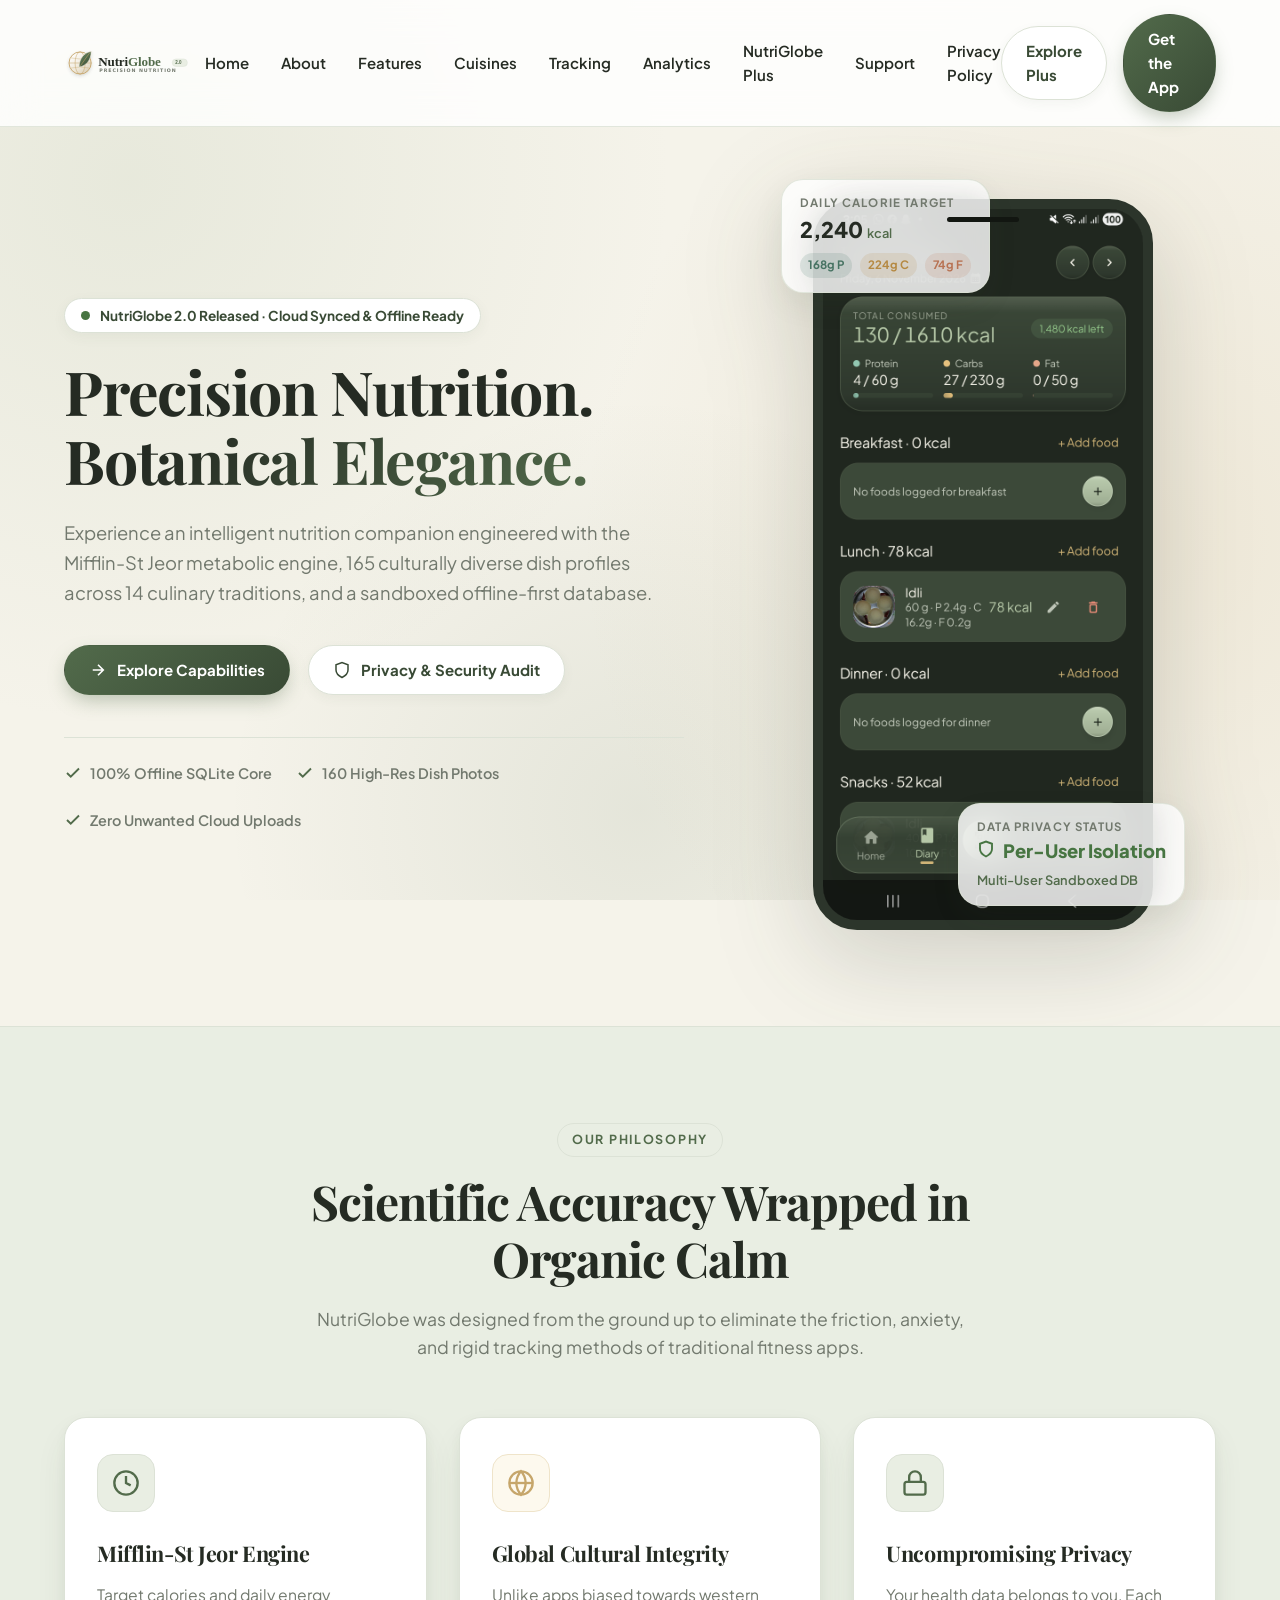
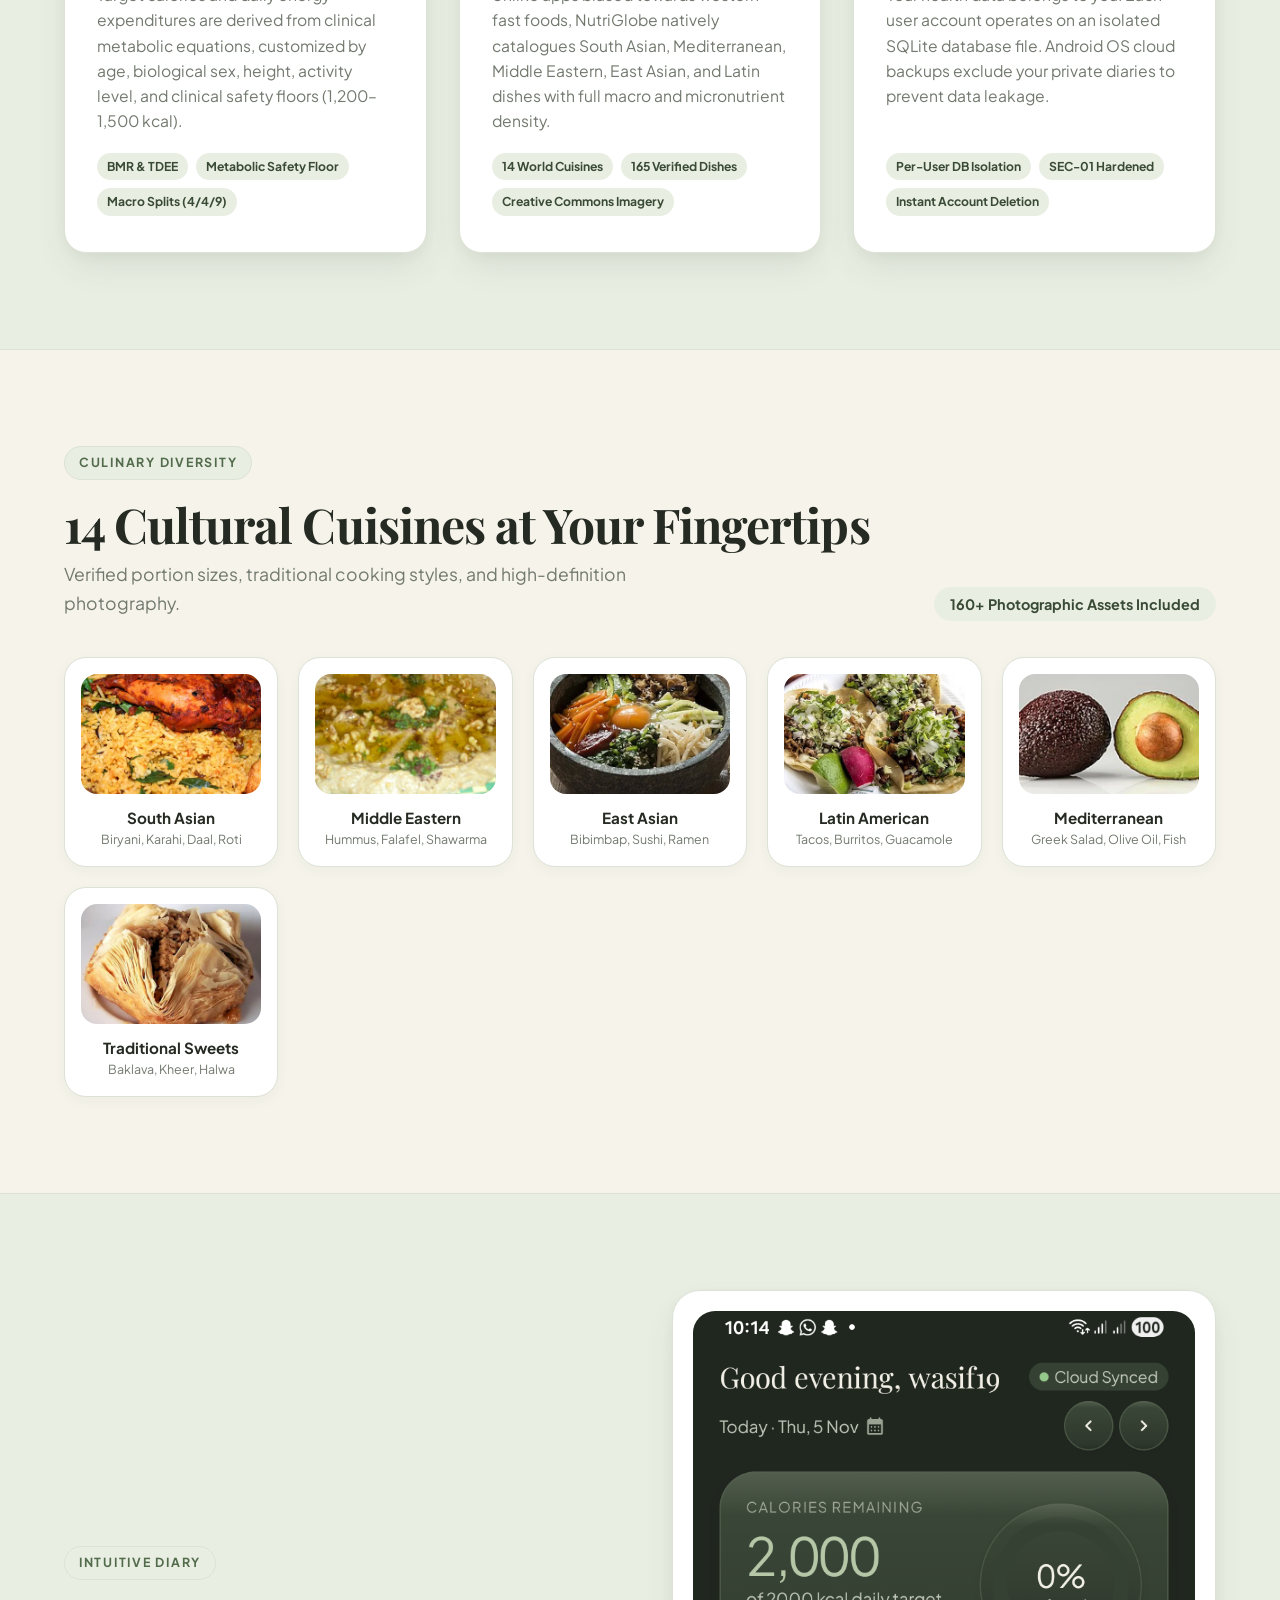
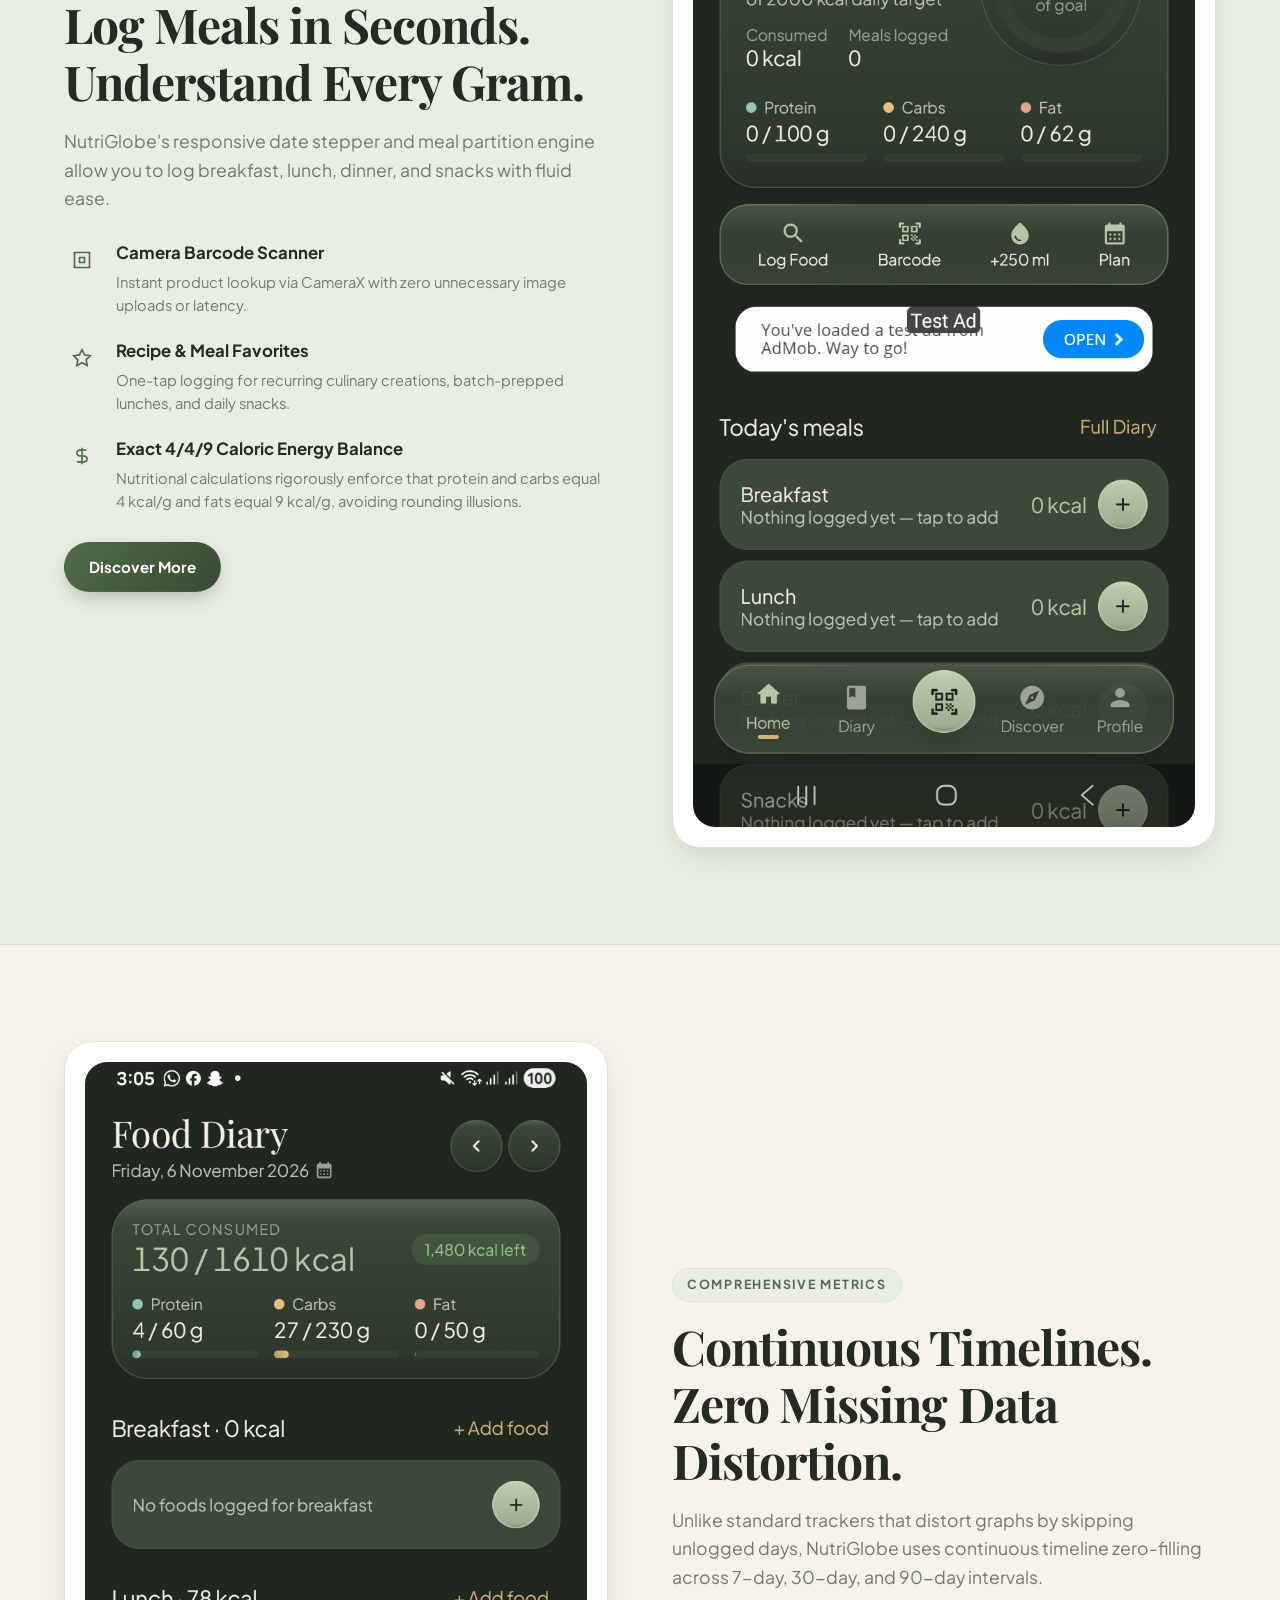
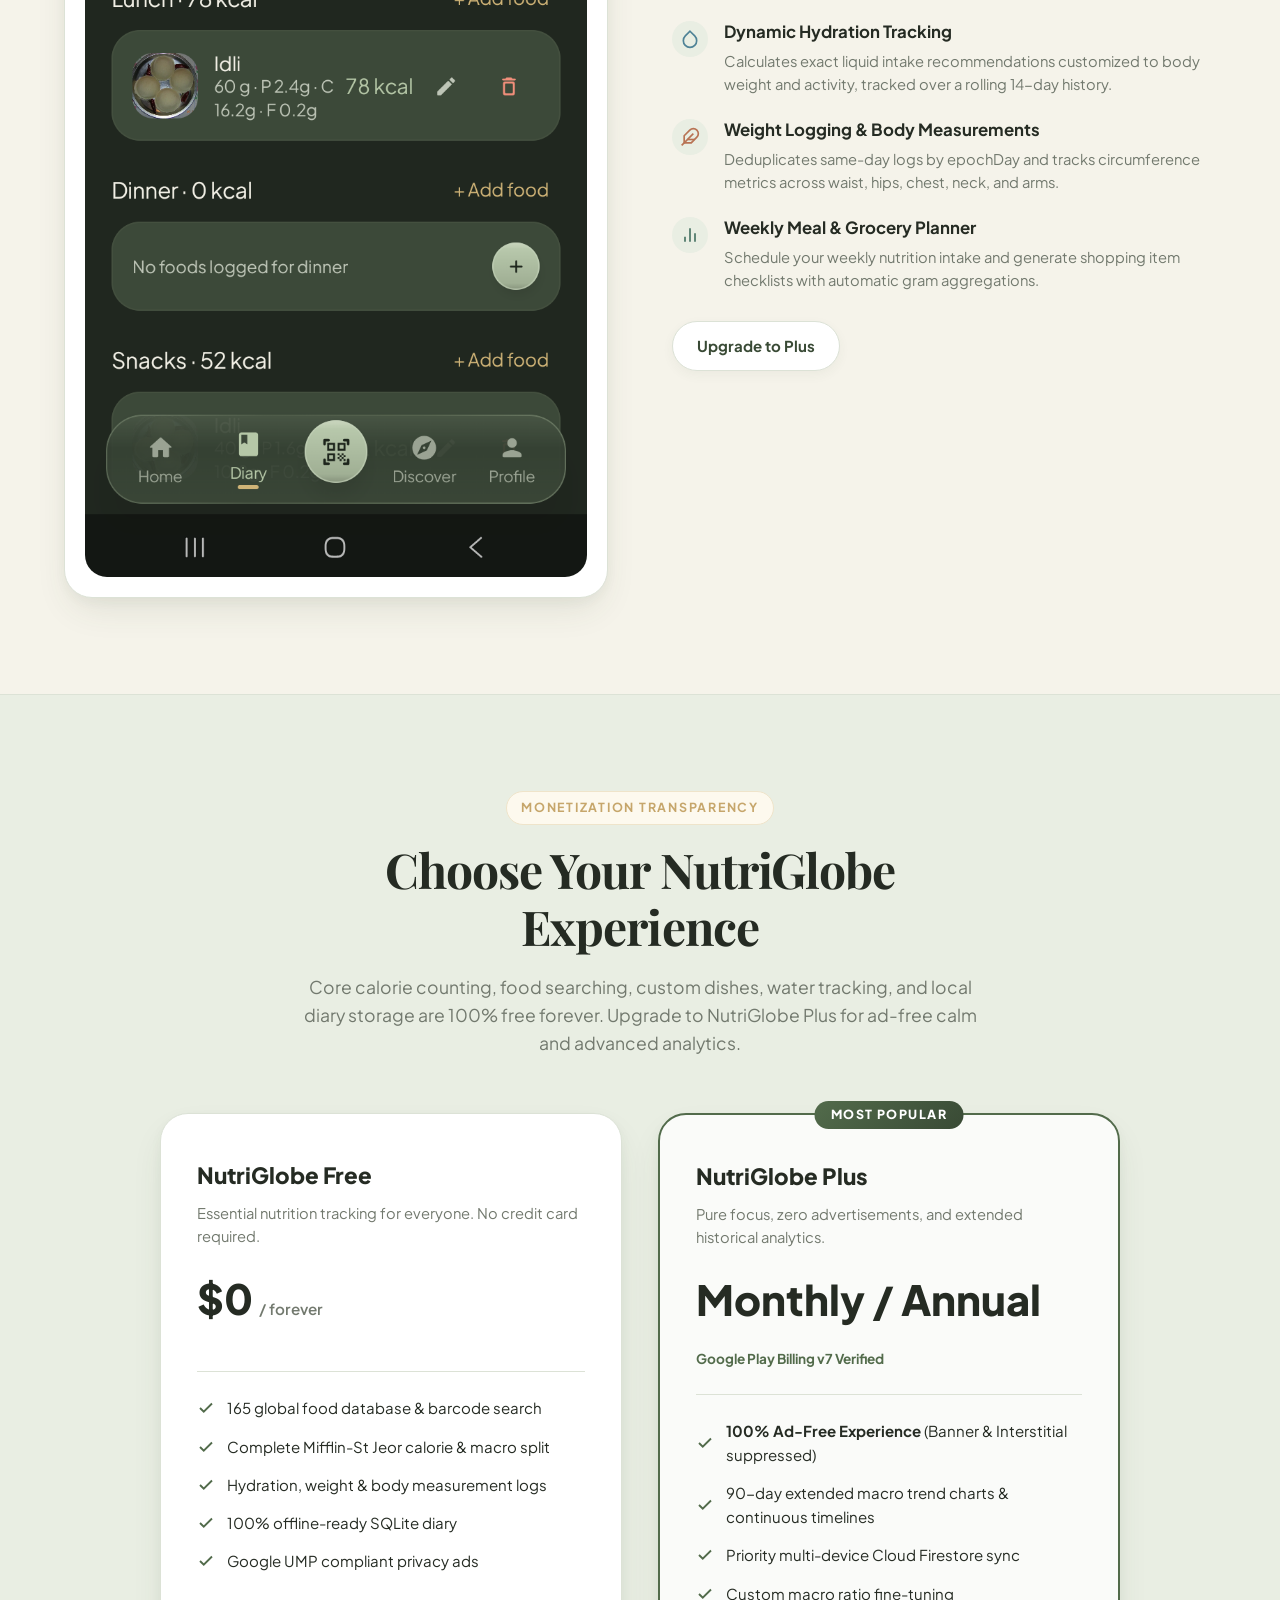
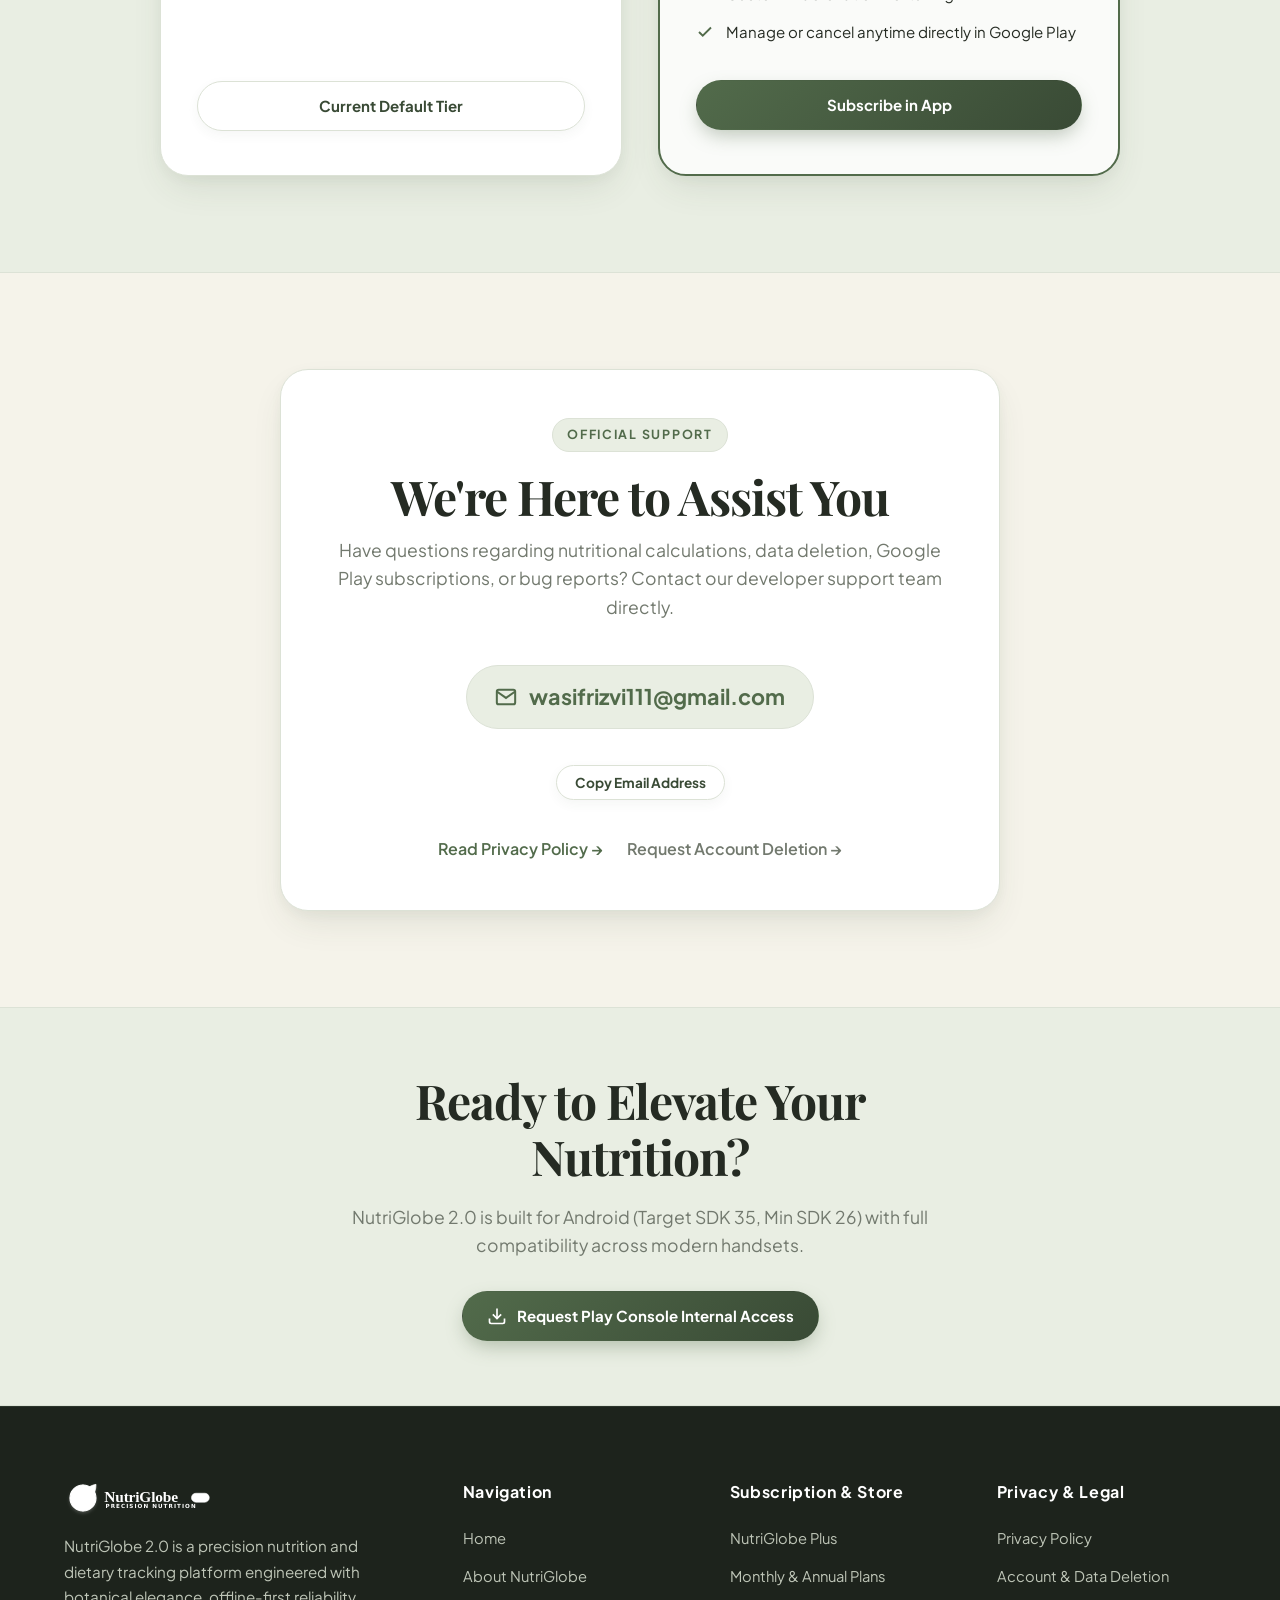
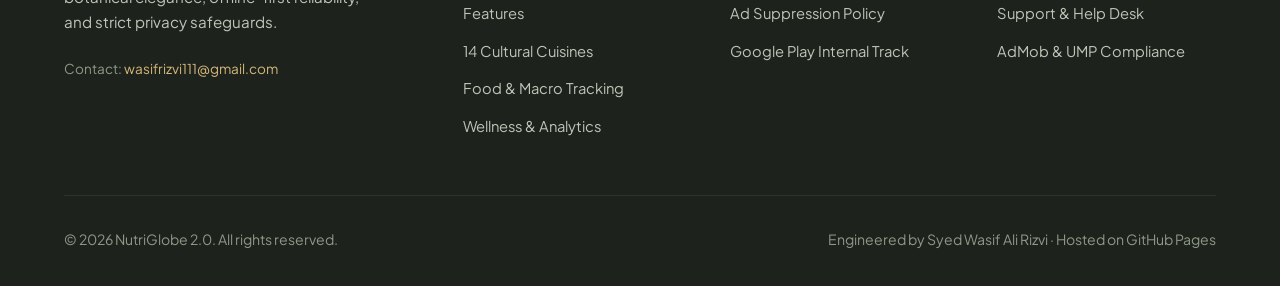
<file: index.html>
<!DOCTYPE html>
<html lang="en">
<head>
  <meta charset="UTF-8">
  <meta name="viewport" content="width=device-width, initial-scale=1.0">
  <title>NutriGlobe 2.0 — Precision Botanical Nutrition & Macro Tracking</title>
  <meta name="description" content="NutriGlobe 2.0 is an offline-first precision nutrition and calorie tracker featuring 165 global foods, 14 regional cuisines, Mifflin-St Jeor metabolic calculations, and multi-user privacy.">
  <meta name="keywords" content="NutriGlobe, nutrition tracker, calorie counter, macro tracker, botanical nutrition, offline diet tracker, Mifflin-St Jeor, barcode scanner, regional cuisine">
  <meta name="author" content="NutriGlobe Systems">
  <meta name="theme-color" content="#526B4B">

  <!-- Open Graph / Social Media Meta Tags -->
  <meta property="og:type" content="website">
  <meta property="og:url" content="https://syedwasifalirizvi.github.io/nutriglobe-website/">
  <meta property="og:title" content="NutriGlobe 2.0 — Precision Botanical Nutrition">
  <meta property="og:description" content="Track calories, macros, hydration, and body measurements with mathematical accuracy. 100% offline-ready with encrypted cloud sync.">
  <meta property="og:image" content="./assets/images/app-dashboard-hero.png">

  <!-- Favicon -->
  <link rel="icon" type="image/svg+xml" href="./assets/images/favicon.svg">

  <!-- Stylesheet -->
  <link rel="stylesheet" href="./assets/css/style.css">
</head>
<body>

  <!-- Site Navigation -->
  <header class="site-header">
    <div class="container nav-container">
      <a href="./index.html" class="brand-link" aria-label="NutriGlobe Home">
        <img src="./assets/images/logo.svg" alt="NutriGlobe Logo" class="brand-logo-img">
      </a>

      <nav class="nav-links" aria-label="Main Navigation">
        <a href="#home" class="nav-link active">Home</a>
        <a href="#about" class="nav-link">About</a>
        <a href="#features" class="nav-link">Features</a>
        <a href="#cuisines" class="nav-link">Cuisines</a>
        <a href="#tracking" class="nav-link">Tracking</a>
        <a href="#wellness" class="nav-link">Analytics</a>
        <a href="#premium" class="nav-link">NutriGlobe Plus</a>
        <a href="#support" class="nav-link">Support</a>
        <a href="./privacy.html" class="nav-link">Privacy Policy</a>
      </nav>

      <div class="nav-actions">
        <a href="#premium" class="btn btn-secondary">Explore Plus</a>
        <a href="#download" class="btn btn-primary">Get the App</a>
      </div>

      <button class="mobile-toggle" aria-label="Toggle navigation menu" aria-expanded="false">
        ☰
      </button>
    </div>
  </header>

  <!-- Hero Section -->
  <section id="home" class="hero-section">
    <div class="container">
      <div class="hero-grid">
        <div class="hero-content">
          <div class="hero-badge">
            <span class="hero-badge-dot"></span>
            <span>NutriGlobe 2.0 Released · Cloud Synced & Offline Ready</span>
          </div>

          <h1 class="serif-display hero-title">
            Precision Nutrition. <br>
            <span class="text-gradient">Botanical Elegance.</span>
          </h1>

          <p class="hero-description">
            Experience an intelligent nutrition companion engineered with the Mifflin-St Jeor metabolic engine, 165 culturally diverse dish profiles across 14 culinary traditions, and a sandboxed offline-first database.
          </p>

          <div class="hero-actions">
            <a href="#features" class="btn btn-primary">
              <svg width="18" height="18" viewBox="0 0 24 24" fill="none" stroke="currentColor" stroke-width="2.2"><path d="M5 12h14M12 5l7 7-7 7"/></svg>
              Explore Capabilities
            </a>
            <a href="./privacy.html" class="btn btn-secondary">
              <svg width="18" height="18" viewBox="0 0 24 24" fill="none" stroke="currentColor" stroke-width="2"><path d="M12 22s8-4 8-10V5l-8-3-8 3v7c0 6 8 10 8 10z"/></svg>
              Privacy & Security Audit
            </a>
          </div>

          <div class="hero-features-list">
            <div class="hero-feature-item">
              <svg width="18" height="18" viewBox="0 0 24 24" fill="none" stroke="currentColor" stroke-width="2.5"><polyline points="20 6 9 17 4 12"/></svg>
              <span>100% Offline SQLite Core</span>
            </div>
            <div class="hero-feature-item">
              <svg width="18" height="18" viewBox="0 0 24 24" fill="none" stroke="currentColor" stroke-width="2.5"><polyline points="20 6 9 17 4 12"/></svg>
              <span>160 High-Res Dish Photos</span>
            </div>
            <div class="hero-feature-item">
              <svg width="18" height="18" viewBox="0 0 24 24" fill="none" stroke="currentColor" stroke-width="2.5"><polyline points="20 6 9 17 4 12"/></svg>
              <span>Zero Unwanted Cloud Uploads</span>
            </div>
          </div>
        </div>

        <div class="hero-visual">
          <div class="phone-wrapper">
            <!-- Floating Macro Card Top -->
            <div class="floating-card floating-card-top">
              <div class="card-stat-label">Daily Calorie Target</div>
              <div class="card-stat-value">2,240 <span class="card-stat-sub">kcal</span></div>
              <div class="macro-pills">
                <span class="macro-pill protein">168g P</span>
                <span class="macro-pill carbs">224g C</span>
                <span class="macro-pill fat">74g F</span>
              </div>
            </div>

            <!-- Phone Frame with Live Device Screenshot -->
            <div class="phone-frame">
              <div class="phone-speaker"></div>
              <img src="./assets/images/app-dashboard-hero.png" alt="NutriGlobe 2.0 Live Dashboard Interface" class="phone-screen">
            </div>

            <!-- Floating Offline Card Bottom -->
            <div class="floating-card floating-card-bottom">
              <div class="card-stat-label">Data Privacy Status</div>
              <div class="card-stat-value" style="color: var(--color-success); font-size: 1.15rem;">
                <svg width="18" height="18" viewBox="0 0 24 24" fill="none" stroke="currentColor" stroke-width="2.5" style="display:inline; margin-right:4px;"><path d="M12 22s8-4 8-10V5l-8-3-8 3v7c0 6 8 10 8 10z"/></svg>
                Per-User Isolation
              </div>
              <span class="card-stat-sub">Multi-User Sandboxed DB</span>
            </div>
          </div>
        </div>
      </div>
    </div>
  </section>

  <!-- About Section -->
  <section id="about" class="section alt-bg">
    <div class="container">
      <div style="text-align: center; max-width: 760px; margin: 0 auto 56px;">
        <span class="section-label">Our Philosophy</span>
        <h2 class="serif-display section-title">Scientific Accuracy Wrapped in Organic Calm</h2>
        <p class="section-subtitle" style="margin-left: auto; margin-right: auto;">
          NutriGlobe was designed from the ground up to eliminate the friction, anxiety, and rigid tracking methods of traditional fitness apps.
        </p>
      </div>

      <div class="features-grid">
        <div class="feature-card">
          <div class="feature-icon-box">
            <svg width="28" height="28" viewBox="0 0 24 24" fill="none" stroke="currentColor" stroke-width="2"><circle cx="12" cy="12" r="10"/><path d="M12 6v6l4 2"/></svg>
          </div>
          <h3 class="serif-display">Mifflin-St Jeor Engine</h3>
          <p>
            Target calories and daily energy expenditures are derived from clinical metabolic equations, customized by age, biological sex, height, activity level, and clinical safety floors (1,200–1,500 kcal).
          </p>
          <div class="feature-badge-list">
            <span class="badge-tag">BMR & TDEE</span>
            <span class="badge-tag">Metabolic Safety Floor</span>
            <span class="badge-tag">Macro Splits (4/4/9)</span>
          </div>
        </div>

        <div class="feature-card">
          <div class="feature-icon-box gold">
            <svg width="28" height="28" viewBox="0 0 24 24" fill="none" stroke="currentColor" stroke-width="2"><circle cx="12" cy="12" r="10"/><path d="M2 12h20"/><path d="M12 2a15.3 15.3 0 0 1 4 10 15.3 15.3 0 0 1-4 10 15.3 15.3 0 0 1-4-10 15.3 15.3 0 0 1 4-10z"/></svg>
          </div>
          <h3 class="serif-display">Global Cultural Integrity</h3>
          <p>
            Unlike apps biased towards western fast foods, NutriGlobe natively catalogues South Asian, Mediterranean, Middle Eastern, East Asian, and Latin dishes with full macro and micronutrient density.
          </p>
          <div class="feature-badge-list">
            <span class="badge-tag">14 World Cuisines</span>
            <span class="badge-tag">165 Verified Dishes</span>
            <span class="badge-tag">Creative Commons Imagery</span>
          </div>
        </div>

        <div class="feature-card">
          <div class="feature-icon-box">
            <svg width="28" height="28" viewBox="0 0 24 24" fill="none" stroke="currentColor" stroke-width="2"><rect x="3" y="11" width="18" height="11" rx="2" ry="2"/><path d="M7 11V7a5 5 0 0 1 10 0v4"/></svg>
          </div>
          <h3 class="serif-display">Uncompromising Privacy</h3>
          <p>
            Your health data belongs to you. Each user account operates on an isolated SQLite database file. Android OS cloud backups exclude your private diaries to prevent data leakage.
          </p>
          <div class="feature-badge-list">
            <span class="badge-tag">Per-User DB Isolation</span>
            <span class="badge-tag">SEC-01 Hardened</span>
            <span class="badge-tag">Instant Account Deletion</span>
          </div>
        </div>
      </div>
    </div>
  </section>

  <!-- Global Cuisines Showcase -->
  <section id="cuisines" class="section">
    <div class="container">
      <div style="display: flex; justify-content: space-between; align-items: flex-end; flex-wrap: wrap; gap: 20px; margin-bottom: 40px;">
        <div>
          <span class="section-label">Culinary Diversity</span>
          <h2 class="serif-display section-title" style="margin-bottom: 8px;">14 Cultural Cuisines at Your Fingertips</h2>
          <p class="section-subtitle" style="margin-bottom: 0;">Verified portion sizes, traditional cooking styles, and high-definition photography.</p>
        </div>
        <div>
          <span class="badge-tag" style="font-size: 0.9rem; padding: 8px 16px;">160+ Photographic Assets Included</span>
        </div>
      </div>

      <div class="cuisines-strip">
        <div class="cuisine-card">
          <img src="./assets/images/foods/food_chicken_biryani.webp" alt="Chicken Biryani" class="cuisine-img">
          <div class="cuisine-name">South Asian</div>
          <div class="cuisine-meta">Biryani, Karahi, Daal, Roti</div>
        </div>
        <div class="cuisine-card">
          <img src="./assets/images/foods/food_baba_ganoush.webp" alt="Baba Ganoush" class="cuisine-img">
          <div class="cuisine-name">Middle Eastern</div>
          <div class="cuisine-meta">Hummus, Falafel, Shawarma</div>
        </div>
        <div class="cuisine-card">
          <img src="./assets/images/foods/food_bibimbap.webp" alt="Bibimbap" class="cuisine-img">
          <div class="cuisine-name">East Asian</div>
          <div class="cuisine-meta">Bibimbap, Sushi, Ramen</div>
        </div>
        <div class="cuisine-card">
          <img src="./assets/images/foods/food_beef_taco.webp" alt="Beef Taco" class="cuisine-img">
          <div class="cuisine-name">Latin American</div>
          <div class="cuisine-meta">Tacos, Burritos, Guacamole</div>
        </div>
        <div class="cuisine-card">
          <img src="./assets/images/foods/food_avocado.webp" alt="Avocado" class="cuisine-img">
          <div class="cuisine-name">Mediterranean</div>
          <div class="cuisine-meta">Greek Salad, Olive Oil, Fish</div>
        </div>
        <div class="cuisine-card">
          <img src="./assets/images/foods/food_baklava.webp" alt="Baklava" class="cuisine-img">
          <div class="cuisine-name">Traditional Sweets</div>
          <div class="cuisine-meta">Baklava, Kheer, Halwa</div>
        </div>
      </div>
    </div>
  </section>

  <!-- Food & Nutrition Tracking Deep-Dive -->
  <section id="tracking" class="section alt-bg">
    <div class="container">
      <div class="showcase-grid">
        <div class="showcase-content">
          <span class="section-label">Intuitive Diary</span>
          <h2 class="serif-display section-title">Log Meals in Seconds. Understand Every Gram.</h2>
          <p class="section-subtitle" style="margin-bottom: 24px;">
            NutriGlobe's responsive date stepper and meal partition engine allow you to log breakfast, lunch, dinner, and snacks with fluid ease.
          </p>

          <div class="showcase-list">
            <div class="showcase-item">
              <div class="showcase-item-icon">
                <svg width="20" height="20" viewBox="0 0 24 24" fill="none" stroke="currentColor" stroke-width="2"><path d="M3 3h18v18H3zM9 9h6v6H9z"/></svg>
              </div>
              <div class="showcase-item-text">
                <h4>Camera Barcode Scanner</h4>
                <p>Instant product lookup via CameraX with zero unnecessary image uploads or latency.</p>
              </div>
            </div>

            <div class="showcase-item">
              <div class="showcase-item-icon">
                <svg width="20" height="20" viewBox="0 0 24 24" fill="none" stroke="currentColor" stroke-width="2"><polygon points="12 2 15.09 8.26 22 9.27 17 14.14 18.18 21.02 12 17.77 5.82 21.02 7 14.14 2 9.27 8.91 8.26 12 2"/></svg>
              </div>
              <div class="showcase-item-text">
                <h4>Recipe & Meal Favorites</h4>
                <p>One-tap logging for recurring culinary creations, batch-prepped lunches, and daily snacks.</p>
              </div>
            </div>

            <div class="showcase-item">
              <div class="showcase-item-icon">
                <svg width="20" height="20" viewBox="0 0 24 24" fill="none" stroke="currentColor" stroke-width="2"><path d="M12 2v20M17 5H9.5a3.5 3.5 0 0 0 0 7h5a3.5 3.5 0 0 1 0 7H6"/></svg>
              </div>
              <div class="showcase-item-text">
                <h4>Exact 4/4/9 Caloric Energy Balance</h4>
                <p>Nutritional calculations rigorously enforce that protein and carbs equal 4 kcal/g and fats equal 9 kcal/g, avoiding rounding illusions.</p>
              </div>
            </div>
          </div>

          <a href="#premium" class="btn btn-primary">Discover More</a>
        </div>

        <div class="showcase-img-box">
          <img src="./assets/images/app-screen-diary.png" alt="NutriGlobe 2.0 Historical Diary Navigation">
        </div>
      </div>
    </div>
  </section>

  <!-- Wellness & Analytics Section -->
  <section id="wellness" class="section">
    <div class="container">
      <div class="showcase-grid reverse">
        <div class="showcase-img-box">
          <img src="./assets/images/app-dashboard-hero.png" alt="NutriGlobe Analytics & Wellness Tracking">
        </div>

        <div class="showcase-content">
          <span class="section-label">Comprehensive Metrics</span>
          <h2 class="serif-display section-title">Continuous Timelines. Zero Missing Data Distortion.</h2>
          <p class="section-subtitle" style="margin-bottom: 24px;">
            Unlike standard trackers that distort graphs by skipping unlogged days, NutriGlobe uses continuous timeline zero-filling across 7-day, 30-day, and 90-day intervals.
          </p>

          <div class="showcase-list">
            <div class="showcase-item">
              <div class="showcase-item-icon" style="color: var(--color-water);">
                <svg width="20" height="20" viewBox="0 0 24 24" fill="none" stroke="currentColor" stroke-width="2"><path d="M12 2.69l5.66 5.66a8 8 0 1 1-11.31 0z"/></svg>
              </div>
              <div class="showcase-item-text">
                <h4>Dynamic Hydration Tracking</h4>
                <p>Calculates exact liquid intake recommendations customized to body weight and activity, tracked over a rolling 14-day history.</p>
              </div>
            </div>

            <div class="showcase-item">
              <div class="showcase-item-icon" style="color: var(--color-fat);">
                <svg width="20" height="20" viewBox="0 0 24 24" fill="none" stroke="currentColor" stroke-width="2"><path d="M20.24 12.24a6 6 0 0 0-8.49-8.49L5 10.5V19h8.5z"/><line x1="16" y1="8" x2="2" y2="22"/><line x1="17.5" y1="15" x2="9" y2="15"/></svg>
              </div>
              <div class="showcase-item-text">
                <h4>Weight Logging & Body Measurements</h4>
                <p>Deduplicates same-day logs by epochDay and tracks circumference metrics across waist, hips, chest, neck, and arms.</p>
              </div>
            </div>

            <div class="showcase-item">
              <div class="showcase-item-icon" style="color: var(--color-protein);">
                <svg width="20" height="20" viewBox="0 0 24 24" fill="none" stroke="currentColor" stroke-width="2"><path d="M18 20V10M12 20V4M6 20v-6"/></svg>
              </div>
              <div class="showcase-item-text">
                <h4>Weekly Meal & Grocery Planner</h4>
                <p>Schedule your weekly nutrition intake and generate shopping item checklists with automatic gram aggregations.</p>
              </div>
            </div>
          </div>

          <a href="#premium" class="btn btn-secondary">Upgrade to Plus</a>
        </div>
      </div>
    </div>
  </section>

  <!-- Premium Subscription Section (NutriGlobe Plus) -->
  <section id="premium" class="section alt-bg">
    <div class="container">
      <div style="text-align: center; max-width: 720px; margin: 0 auto 56px;">
        <span class="section-label" style="background:#FDF9EE; border-color:#EFE4CA; color:var(--accent-champagne-gold);">Monetization Transparency</span>
        <h2 class="serif-display section-title">Choose Your NutriGlobe Experience</h2>
        <p class="section-subtitle" style="margin-left: auto; margin-right: auto;">
          Core calorie counting, food searching, custom dishes, water tracking, and local diary storage are 100% free forever. Upgrade to NutriGlobe Plus for ad-free calm and advanced analytics.
        </p>
      </div>

      <div class="pricing-grid">
        <!-- Free Plan -->
        <div class="pricing-card">
          <div class="pricing-header">
            <h3 class="plan-name">NutriGlobe Free</h3>
            <p class="plan-desc">Essential nutrition tracking for everyone. No credit card required.</p>
            <div class="plan-price-wrap">
              <span class="plan-price">$0</span>
              <span class="plan-period">/ forever</span>
            </div>
          </div>

          <div class="pricing-features">
            <div class="pricing-feature-item">
              <svg width="18" height="18" viewBox="0 0 24 24" fill="none" stroke="currentColor" stroke-width="2.5"><polyline points="20 6 9 17 4 12"/></svg>
              <span>165 global food database & barcode search</span>
            </div>
            <div class="pricing-feature-item">
              <svg width="18" height="18" viewBox="0 0 24 24" fill="none" stroke="currentColor" stroke-width="2.5"><polyline points="20 6 9 17 4 12"/></svg>
              <span>Complete Mifflin-St Jeor calorie & macro split</span>
            </div>
            <div class="pricing-feature-item">
              <svg width="18" height="18" viewBox="0 0 24 24" fill="none" stroke="currentColor" stroke-width="2.5"><polyline points="20 6 9 17 4 12"/></svg>
              <span>Hydration, weight & body measurement logs</span>
            </div>
            <div class="pricing-feature-item">
              <svg width="18" height="18" viewBox="0 0 24 24" fill="none" stroke="currentColor" stroke-width="2.5"><polyline points="20 6 9 17 4 12"/></svg>
              <span>100% offline-ready SQLite diary</span>
            </div>
            <div class="pricing-feature-item">
              <svg width="18" height="18" viewBox="0 0 24 24" fill="none" stroke="currentColor" stroke-width="2.5"><polyline points="20 6 9 17 4 12"/></svg>
              <span>Google UMP compliant privacy ads</span>
            </div>
          </div>

          <a href="#download" class="btn btn-secondary">Current Default Tier</a>
        </div>

        <!-- Plus Plan -->
        <div class="pricing-card featured">
          <div class="pricing-featured-badge">Most Popular</div>
          <div class="pricing-header">
            <h3 class="plan-name">NutriGlobe Plus</h3>
            <p class="plan-desc">Pure focus, zero advertisements, and extended historical analytics.</p>
            <div class="plan-price-wrap">
              <span class="plan-price">Monthly / Annual</span>
            </div>
            <div style="font-size: 0.85rem; color: var(--primary-botanical-green); font-weight: 700;">
              Google Play Billing v7 Verified
            </div>
          </div>

          <div class="pricing-features">
            <div class="pricing-feature-item">
              <svg width="18" height="18" viewBox="0 0 24 24" fill="none" stroke="currentColor" stroke-width="2.5"><polyline points="20 6 9 17 4 12"/></svg>
              <span><strong>100% Ad-Free Experience</strong> (Banner & Interstitial suppressed)</span>
            </div>
            <div class="pricing-feature-item">
              <svg width="18" height="18" viewBox="0 0 24 24" fill="none" stroke="currentColor" stroke-width="2.5"><polyline points="20 6 9 17 4 12"/></svg>
              <span>90-day extended macro trend charts & continuous timelines</span>
            </div>
            <div class="pricing-feature-item">
              <svg width="18" height="18" viewBox="0 0 24 24" fill="none" stroke="currentColor" stroke-width="2.5"><polyline points="20 6 9 17 4 12"/></svg>
              <span>Priority multi-device Cloud Firestore sync</span>
            </div>
            <div class="pricing-feature-item">
              <svg width="18" height="18" viewBox="0 0 24 24" fill="none" stroke="currentColor" stroke-width="2.5"><polyline points="20 6 9 17 4 12"/></svg>
              <span>Custom macro ratio fine-tuning</span>
            </div>
            <div class="pricing-feature-item">
              <svg width="18" height="18" viewBox="0 0 24 24" fill="none" stroke="currentColor" stroke-width="2.5"><polyline points="20 6 9 17 4 12"/></svg>
              <span>Manage or cancel anytime directly in Google Play</span>
            </div>
          </div>

          <a href="#download" class="btn btn-primary">Subscribe in App</a>
        </div>
      </div>
    </div>
  </section>

  <!-- Support & Contact Section -->
  <section id="support" class="section">
    <div class="container">
      <div class="contact-card">
        <span class="section-label">Official Support</span>
        <h2 class="serif-display section-title" style="margin-bottom: 12px;">We're Here to Assist You</h2>
        <p class="section-subtitle" style="margin-left: auto; margin-right: auto; margin-bottom: 24px;">
          Have questions regarding nutritional calculations, data deletion, Google Play subscriptions, or bug reports? Contact our developer support team directly.
        </p>

        <a href="mailto:wasifrizvi111@gmail.com" class="contact-email-link">
          <svg width="22" height="22" viewBox="0 0 24 24" fill="none" stroke="currentColor" stroke-width="2.2"><path d="M4 4h16c1.1 0 2 .9 2 2v12c0 1.1-.9 2-2 2H4c-1.1 0-2-.9-2-2V6c0-1.1.9-2 2-2z"/><polyline points="22,6 12,13 2,6"/></svg>
          wasifrizvi111@gmail.com
        </a>

        <div style="margin-top: 16px;">
          <button class="btn btn-secondary copy-email-btn" style="padding: 8px 18px; font-size: 0.85rem;">Copy Email Address</button>
        </div>

        <div style="margin-top: 36px; display: flex; justify-content: center; gap: 24px; flex-wrap: wrap;">
          <a href="./privacy.html" style="font-weight: 600; color: var(--primary-botanical-green);">Read Privacy Policy →</a>
          <a href="./delete-account.html" style="font-weight: 600; color: var(--text-secondary);">Request Account Deletion →</a>
        </div>
      </div>
    </div>
  </section>

  <!-- App Download Banner -->
  <section id="download" class="section alt-bg" style="padding: 64px 0;">
    <div class="container" style="text-align: center; max-width: 680px;">
      <h2 class="serif-display section-title">Ready to Elevate Your Nutrition?</h2>
      <p class="section-subtitle" style="margin-left: auto; margin-right: auto; margin-bottom: 32px;">
        NutriGlobe 2.0 is built for Android (Target SDK 35, Min SDK 26) with full compatibility across modern handsets.
      </p>
      <div style="display: flex; justify-content: center; gap: 16px; flex-wrap: wrap;">
        <a href="mailto:wasifrizvi111@gmail.com?subject=NutriGlobe%202.0%20Internal%20Testing%20Access" class="btn btn-primary">
          <svg width="20" height="20" viewBox="0 0 24 24" fill="none" stroke="currentColor" stroke-width="2"><path d="M21 15v4a2 2 0 0 1-2 2H5a2 2 0 0 1-2-2v-4"/><polyline points="7 10 12 15 17 10"/><line x1="12" y1="15" x2="12" y2="3"/></svg>
          Request Play Console Internal Access
        </a>
      </div>
    </div>
  </section>

  <!-- Footer -->
  <footer class="site-footer">
    <div class="container">
      <div class="footer-grid">
        <div class="footer-brand">
          <img src="./assets/images/logo.svg" alt="NutriGlobe" style="filter: brightness(0) invert(1); height: 38px; width: auto;">
          <p>
            NutriGlobe 2.0 is a precision nutrition and dietary tracking platform engineered with botanical elegance, offline-first reliability, and strict privacy safeguards.
          </p>
          <div style="font-size: 0.85rem; color: #8E9886;">
            Contact: <a href="mailto:wasifrizvi111@gmail.com" style="color: #D4B67A;">wasifrizvi111@gmail.com</a>
          </div>
        </div>

        <div class="footer-col">
          <h4>Navigation</h4>
          <ul>
            <li><a href="#home">Home</a></li>
            <li><a href="#about">About NutriGlobe</a></li>
            <li><a href="#features">Features</a></li>
            <li><a href="#cuisines">14 Cultural Cuisines</a></li>
            <li><a href="#tracking">Food & Macro Tracking</a></li>
            <li><a href="#wellness">Wellness & Analytics</a></li>
          </ul>
        </div>

        <div class="footer-col">
          <h4>Subscription & Store</h4>
          <ul>
            <li><a href="#premium">NutriGlobe Plus</a></li>
            <li><a href="#premium">Monthly & Annual Plans</a></li>
            <li><a href="#premium">Ad Suppression Policy</a></li>
            <li><a href="#download">Google Play Internal Track</a></li>
          </ul>
        </div>

        <div class="footer-col">
          <h4>Privacy & Legal</h4>
          <ul>
            <li><a href="./privacy.html">Privacy Policy</a></li>
            <li><a href="./delete-account.html">Account & Data Deletion</a></li>
            <li><a href="#support">Support & Help Desk</a></li>
            <li><a href="./privacy.html#admob">AdMob & UMP Compliance</a></li>
          </ul>
        </div>
      </div>

      <div class="footer-bottom">
        <div>
          © <span id="current-year">2026</span> NutriGlobe 2.0. All rights reserved.
        </div>
        <div>
          Engineered by Syed Wasif Ali Rizvi · Hosted on GitHub Pages
        </div>
      </div>
    </div>
  </footer>

  <!-- Scripts -->
  <script src="./assets/js/main.js"></script>
</body>
</html>
</file>
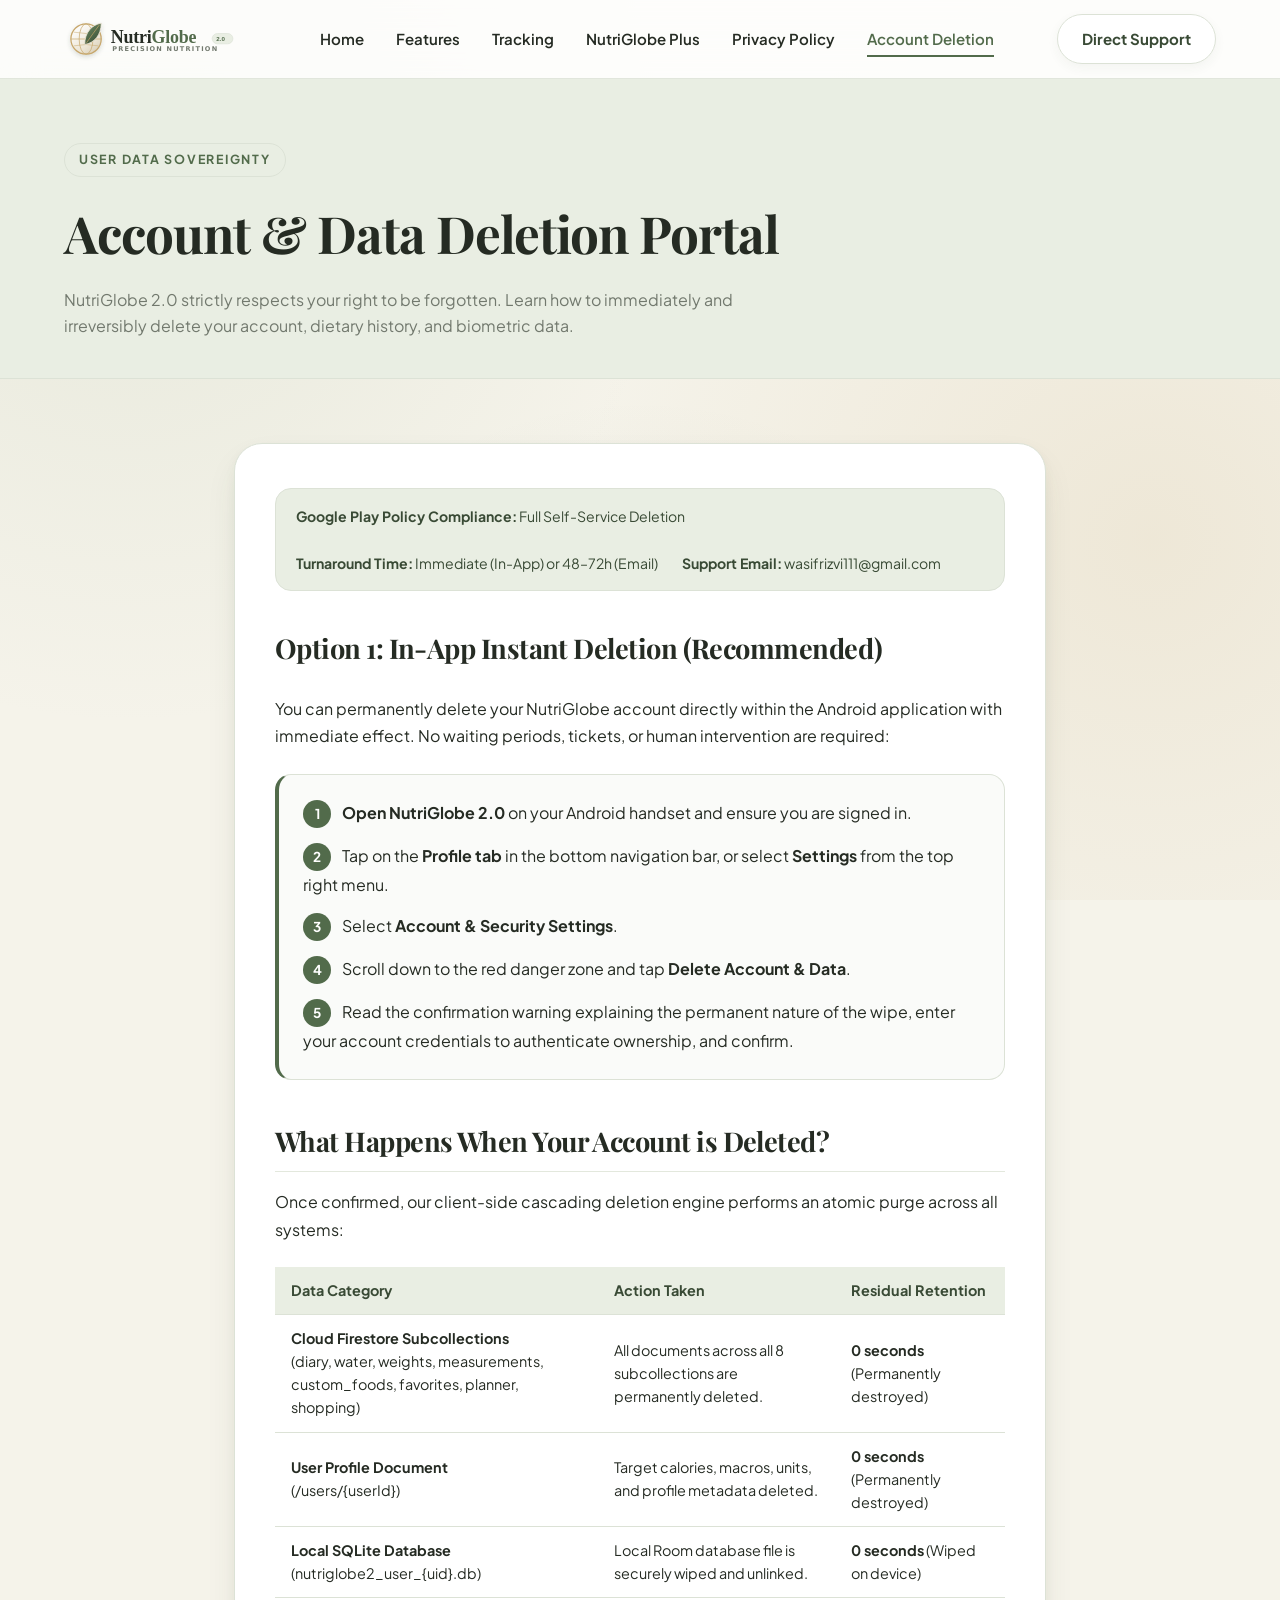
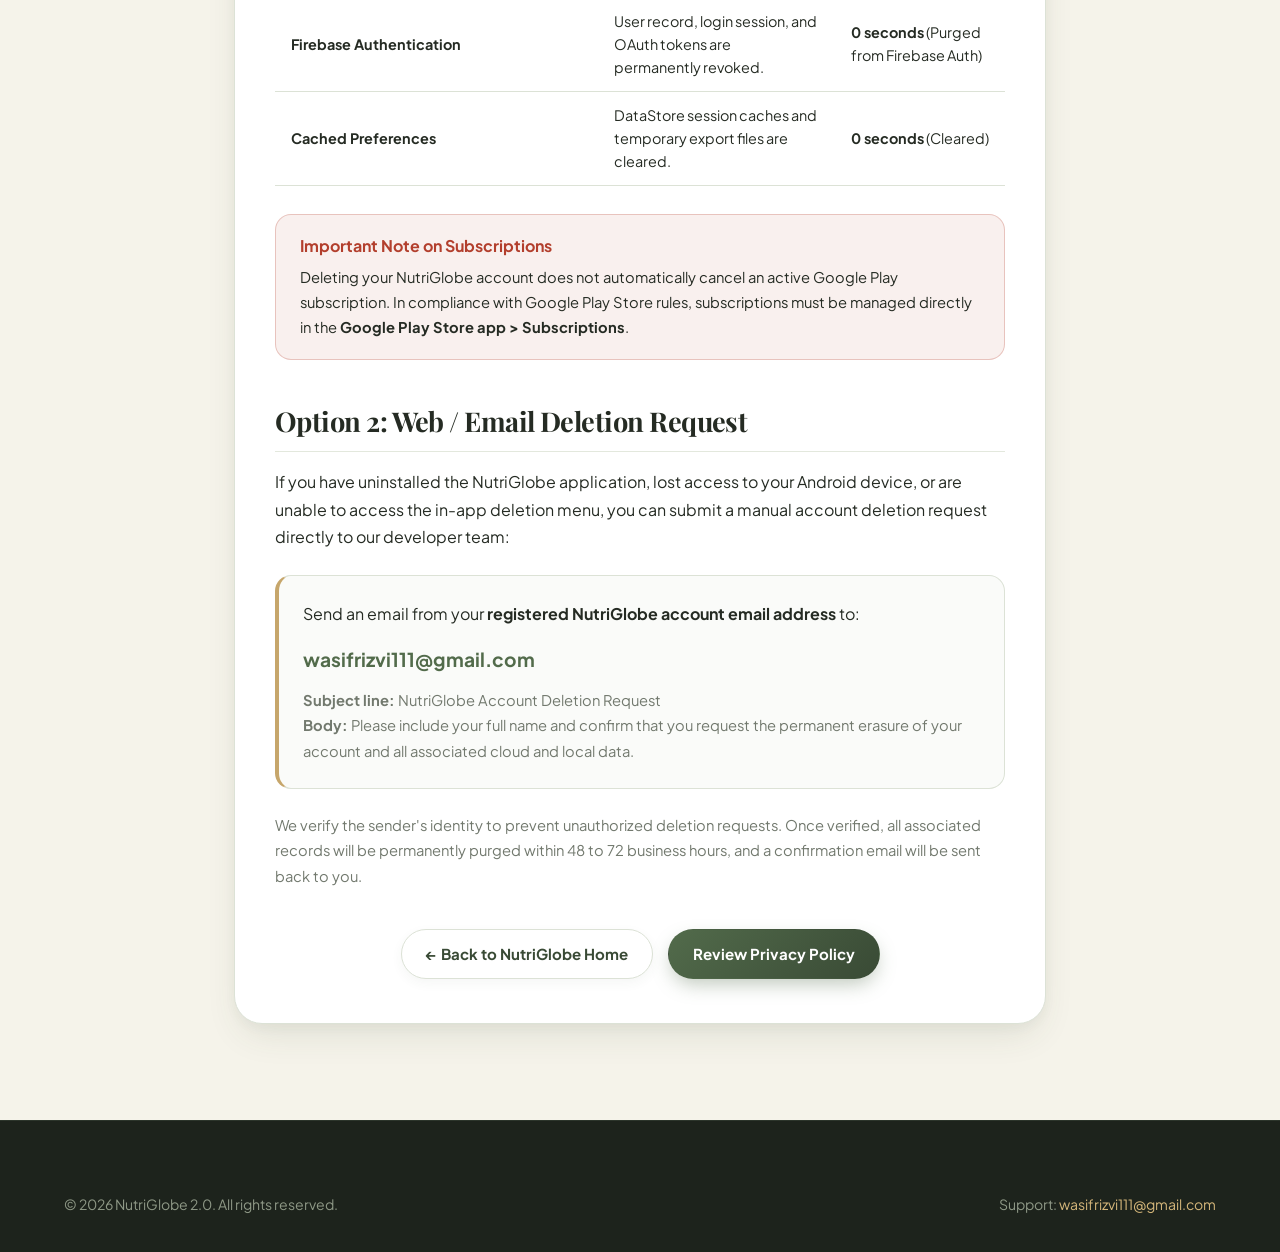
<file: delete-account.html>
<!DOCTYPE html>
<html lang="en">
<head>
  <meta charset="UTF-8">
  <meta name="viewport" content="width=device-width, initial-scale=1.0">
  <title>Account & Data Deletion — NutriGlobe 2.0</title>
  <meta name="description" content="Step-by-step instructions to delete your NutriGlobe 2.0 account and permanently purge all associated nutrition logs, weight entries, and personal records.">
  <meta name="theme-color" content="#526B4B">

  <!-- Favicon -->
  <link rel="icon" type="image/svg+xml" href="./assets/images/favicon.svg">

  <!-- Stylesheet -->
  <link rel="stylesheet" href="./assets/css/style.css">
</head>
<body>

  <!-- Site Navigation -->
  <header class="site-header">
    <div class="container nav-container">
      <a href="./index.html" class="brand-link" aria-label="NutriGlobe Home">
        <img src="./assets/images/logo.svg" alt="NutriGlobe Logo" class="brand-logo-img">
      </a>

      <nav class="nav-links" aria-label="Main Navigation">
        <a href="./index.html#home" class="nav-link">Home</a>
        <a href="./index.html#features" class="nav-link">Features</a>
        <a href="./index.html#tracking" class="nav-link">Tracking</a>
        <a href="./index.html#premium" class="nav-link">NutriGlobe Plus</a>
        <a href="./privacy.html" class="nav-link">Privacy Policy</a>
        <a href="./delete-account.html" class="nav-link active">Account Deletion</a>
      </nav>

      <div class="nav-actions">
        <a href="mailto:wasifrizvi111@gmail.com" class="btn btn-secondary">Direct Support</a>
      </div>

      <button class="mobile-toggle" aria-label="Toggle navigation menu" aria-expanded="false">
        ☰
      </button>
    </div>
  </header>

  <!-- Page Header -->
  <div class="legal-page-header">
    <div class="container">
      <span class="section-label">User Data Sovereignty</span>
      <h1 class="serif-display" style="font-size: clamp(2.2rem, 4vw, 3.2rem); margin-bottom: 12px;">Account & Data Deletion Portal</h1>
      <p style="color: var(--text-secondary); max-width: 680px;">
        NutriGlobe 2.0 strictly respects your right to be forgotten. Learn how to immediately and irreversibly delete your account, dietary history, and biometric data.
      </p>
    </div>
  </div>

  <!-- Main Content -->
  <main class="legal-content-wrap">
    <div class="container" style="max-width: 860px;">
      <article class="legal-article" style="padding: 44px 40px;">
        <div class="legal-meta-box">
          <div><strong>Google Play Policy Compliance:</strong> Full Self-Service Deletion</div>
          <div><strong>Turnaround Time:</strong> Immediate (In-App) or 48–72h (Email)</div>
          <div><strong>Support Email:</strong> wasifrizvi111@gmail.com</div>
        </div>

        <h2 class="serif-display" style="border-bottom:none; margin-top:0;">Option 1: In-App Instant Deletion (Recommended)</h2>
        <p>
          You can permanently delete your NutriGlobe account directly within the Android application with immediate effect. No waiting periods, tickets, or human intervention are required:
        </p>

        <div class="deletion-step-box">
          <p style="margin-bottom: 14px;">
            <span class="step-num">1</span> <strong>Open NutriGlobe 2.0</strong> on your Android handset and ensure you are signed in.
          </p>
          <p style="margin-bottom: 14px;">
            <span class="step-num">2</span> Tap on the <strong>Profile tab</strong> in the bottom navigation bar, or select <strong>Settings</strong> from the top right menu.
          </p>
          <p style="margin-bottom: 14px;">
            <span class="step-num">3</span> Select <strong>Account &amp; Security Settings</strong>.
          </p>
          <p style="margin-bottom: 14px;">
            <span class="step-num">4</span> Scroll down to the red danger zone and tap <strong>Delete Account &amp; Data</strong>.
          </p>
          <p style="margin-bottom: 0;">
            <span class="step-num">5</span> Read the confirmation warning explaining the permanent nature of the wipe, enter your account credentials to authenticate ownership, and confirm.
          </p>
        </div>

        <h2 class="serif-display" style="margin-top: 40px;">What Happens When Your Account is Deleted?</h2>
        <p>
          Once confirmed, our client-side cascading deletion engine performs an atomic purge across all systems:
        </p>

        <table class="audit-badge-table">
          <thead>
            <tr>
              <th>Data Category</th>
              <th>Action Taken</th>
              <th>Residual Retention</th>
            </tr>
          </thead>
          <tbody>
            <tr>
              <td><strong>Cloud Firestore Subcollections</strong><br>(diary, water, weights, measurements, custom_foods, favorites, planner, shopping)</td>
              <td>All documents across all 8 subcollections are permanently deleted.</td>
              <td><strong>0 seconds</strong> (Permanently destroyed)</td>
            </tr>
            <tr>
              <td><strong>User Profile Document</strong><br>(/users/{userId})</td>
              <td>Target calories, macros, units, and profile metadata deleted.</td>
              <td><strong>0 seconds</strong> (Permanently destroyed)</td>
            </tr>
            <tr>
              <td><strong>Local SQLite Database</strong><br>(nutriglobe2_user_{uid}.db)</td>
              <td>Local Room database file is securely wiped and unlinked.</td>
              <td><strong>0 seconds</strong> (Wiped on device)</td>
            </tr>
            <tr>
              <td><strong>Firebase Authentication</strong></td>
              <td>User record, login session, and OAuth tokens are permanently revoked.</td>
              <td><strong>0 seconds</strong> (Purged from Firebase Auth)</td>
            </tr>
            <tr>
              <td><strong>Cached Preferences</strong></td>
              <td>DataStore session caches and temporary export files are cleared.</td>
              <td><strong>0 seconds</strong> (Cleared)</td>
            </tr>
          </tbody>
        </table>

        <div style="background: rgba(179, 63, 45, 0.08); border: 1px solid rgba(179, 63, 45, 0.25); border-radius: var(--radius-md); padding: 18px 24px; margin: 28px 0;">
          <h4 style="color: #B33F2D; margin-bottom: 6px;">Important Note on Subscriptions</h4>
          <p style="font-size: 0.92rem; color: #252B23; margin-bottom: 0;">
            Deleting your NutriGlobe account does not automatically cancel an active Google Play subscription. In compliance with Google Play Store rules, subscriptions must be managed directly in the <strong>Google Play Store app &gt; Subscriptions</strong>.
          </p>
        </div>

        <h2 class="serif-display" style="margin-top: 40px;">Option 2: Web / Email Deletion Request</h2>
        <p>
          If you have uninstalled the NutriGlobe application, lost access to your Android device, or are unable to access the in-app deletion menu, you can submit a manual account deletion request directly to our developer team:
        </p>

        <div class="deletion-step-box" style="border-left-color: var(--accent-champagne-gold);">
          <p>Send an email from your <strong>registered NutriGlobe account email address</strong> to:</p>
          <p style="font-size: 1.2rem; font-weight: 700; color: var(--primary-botanical-green); margin: 12px 0;">
            <a href="mailto:wasifrizvi111@gmail.com?subject=NutriGlobe%20Account%20Deletion%20Request" style="color:inherit;">wasifrizvi111@gmail.com</a>
          </p>
          <p style="font-size: 0.92rem; color: var(--text-secondary); margin-bottom: 0;">
            <strong>Subject line:</strong> NutriGlobe Account Deletion Request<br>
            <strong>Body:</strong> Please include your full name and confirm that you request the permanent erasure of your account and all associated cloud and local data.
          </p>
        </div>

        <p style="font-size: 0.92rem; color: var(--text-secondary);">
          We verify the sender's identity to prevent unauthorized deletion requests. Once verified, all associated records will be permanently purged within 48 to 72 business hours, and a confirmation email will be sent back to you.
        </p>

        <div style="margin-top: 40px; text-align: center;">
          <a href="./index.html" class="btn btn-secondary">← Back to NutriGlobe Home</a>
          <a href="./privacy.html" class="btn btn-primary" style="margin-left: 12px;">Review Privacy Policy</a>
        </div>
      </article>
    </div>
  </main>

  <!-- Footer -->
  <footer class="site-footer">
    <div class="container">
      <div class="footer-bottom" style="border-top: none; padding-top: 0;">
        <div>© <span id="current-year">2026</span> NutriGlobe 2.0. All rights reserved.</div>
        <div>Support: <a href="mailto:wasifrizvi111@gmail.com" style="color: #D4B67A;">wasifrizvi111@gmail.com</a></div>
      </div>
    </div>
  </footer>

  <!-- Scripts -->
  <script src="./assets/js/main.js"></script>
</body>
</html>
</file>
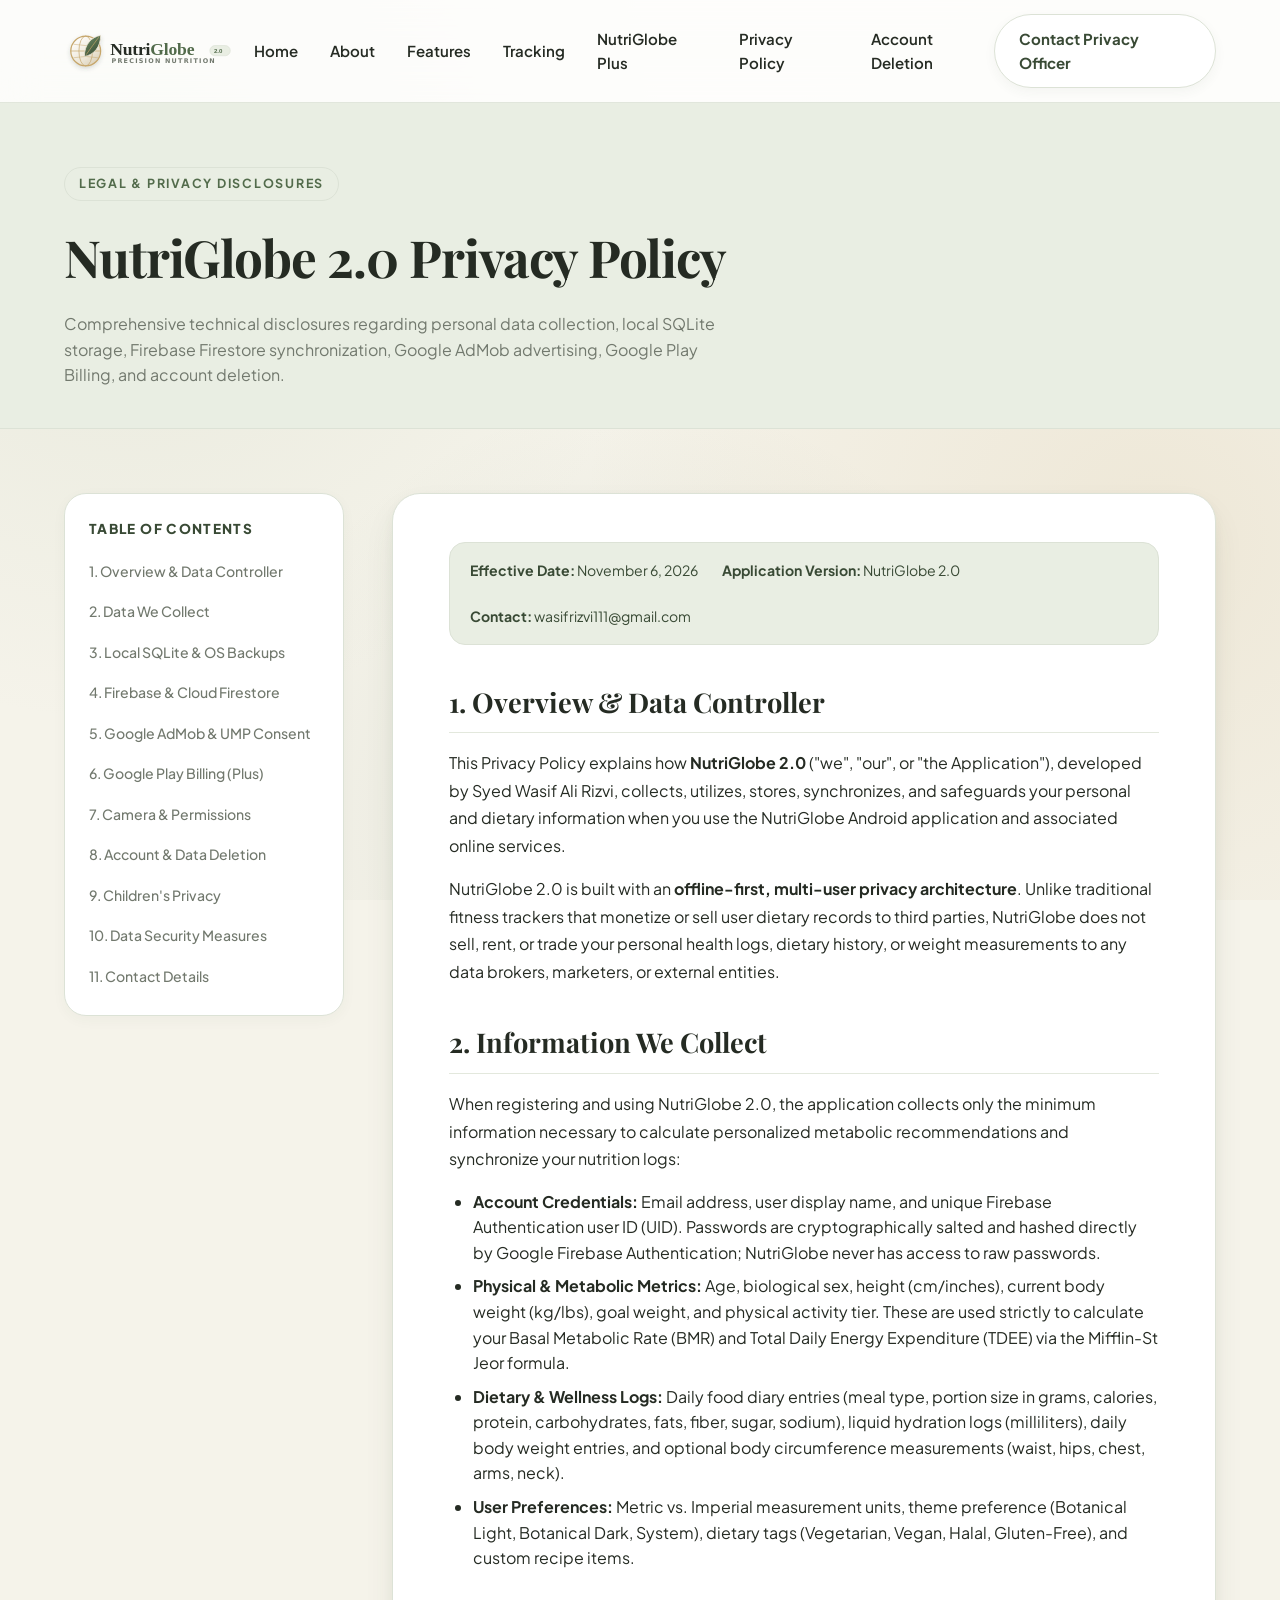
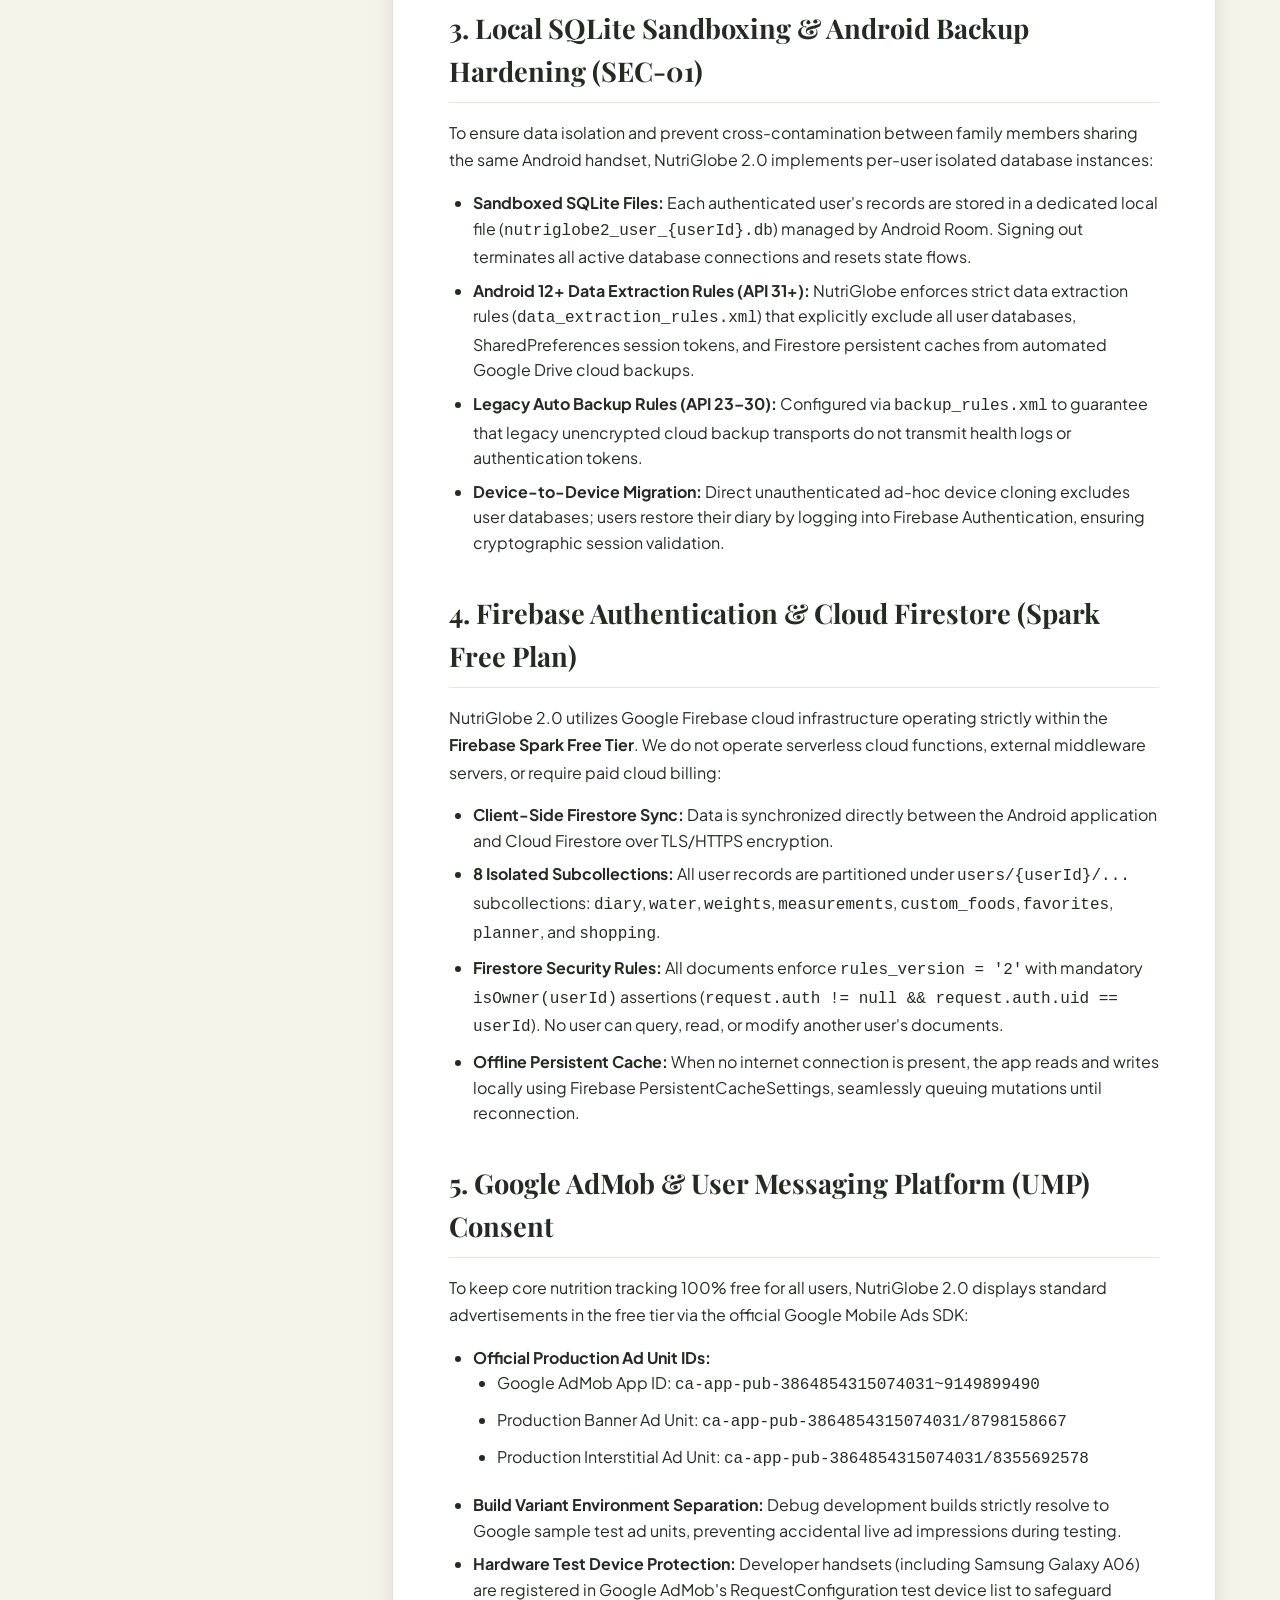
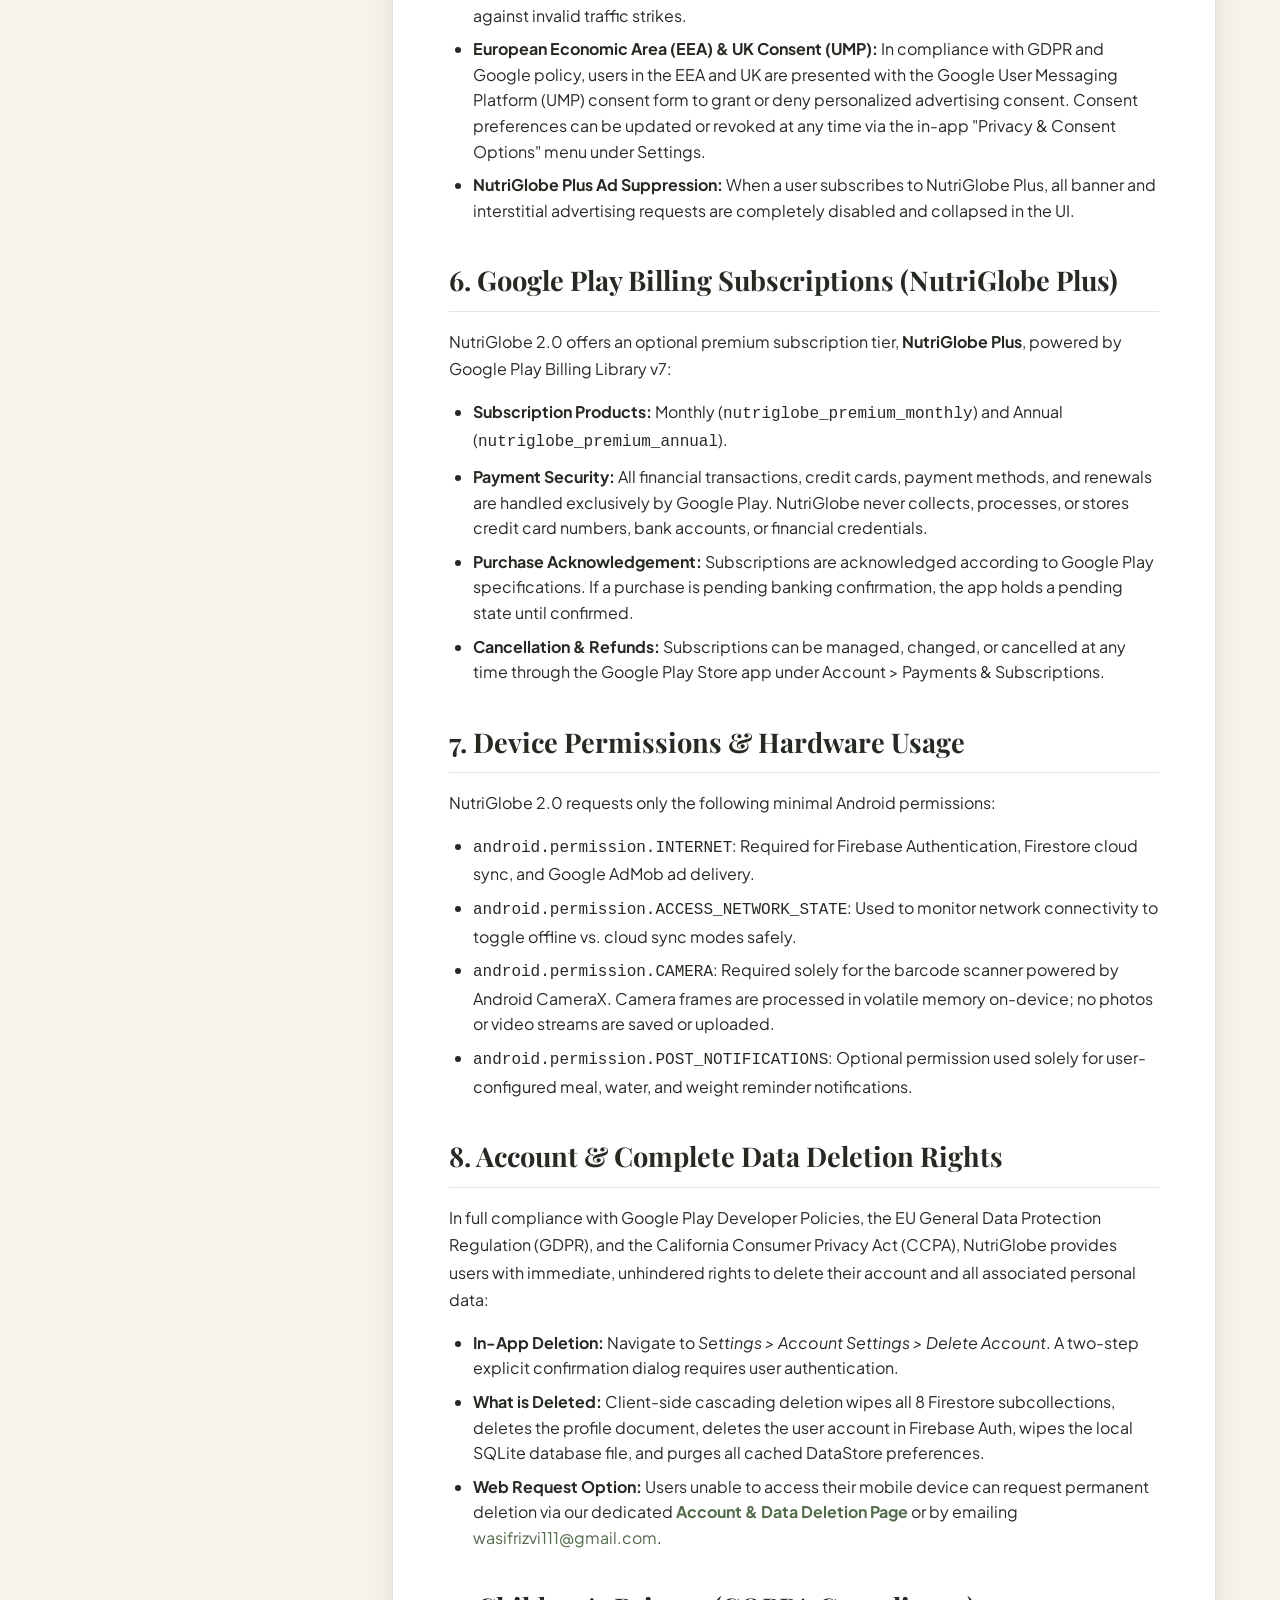
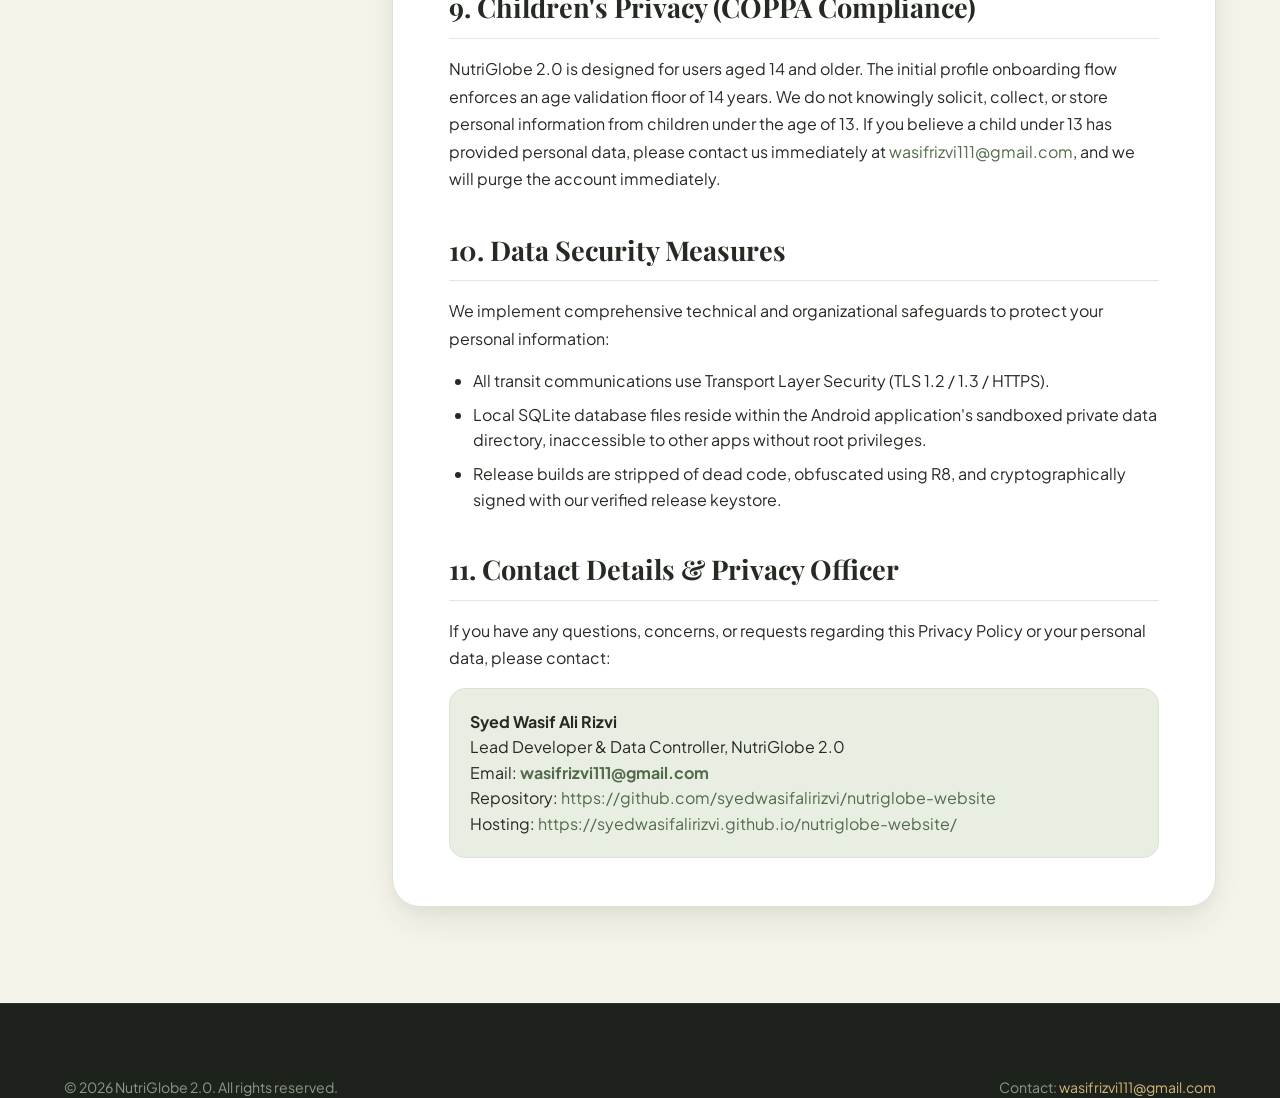
<file: privacy.html>
<!DOCTYPE html>
<html lang="en">
<head>
  <meta charset="UTF-8">
  <meta name="viewport" content="width=device-width, initial-scale=1.0">
  <title>Privacy Policy — NutriGlobe 2.0 Official</title>
  <meta name="description" content="NutriGlobe 2.0 Privacy Policy: Technical disclosures on Firebase Authentication, Cloud Firestore, local SQLite storage, Google AdMob, UMP consent, Google Play Billing, and user data deletion.">
  <meta name="theme-color" content="#526B4B">

  <!-- Favicon -->
  <link rel="icon" type="image/svg+xml" href="./assets/images/favicon.svg">

  <!-- Stylesheet -->
  <link rel="stylesheet" href="./assets/css/style.css">
</head>
<body>

  <!-- Site Navigation -->
  <header class="site-header">
    <div class="container nav-container">
      <a href="./index.html" class="brand-link" aria-label="NutriGlobe Home">
        <img src="./assets/images/logo.svg" alt="NutriGlobe Logo" class="brand-logo-img">
      </a>

      <nav class="nav-links" aria-label="Main Navigation">
        <a href="./index.html#home" class="nav-link">Home</a>
        <a href="./index.html#about" class="nav-link">About</a>
        <a href="./index.html#features" class="nav-link">Features</a>
        <a href="./index.html#tracking" class="nav-link">Tracking</a>
        <a href="./index.html#premium" class="nav-link">NutriGlobe Plus</a>
        <a href="./privacy.html" class="nav-link active">Privacy Policy</a>
        <a href="./delete-account.html" class="nav-link">Account Deletion</a>
      </nav>

      <div class="nav-actions">
        <a href="mailto:wasifrizvi111@gmail.com" class="btn btn-secondary">Contact Privacy Officer</a>
      </div>

      <button class="mobile-toggle" aria-label="Toggle navigation menu" aria-expanded="false">
        ☰
      </button>
    </div>
  </header>

  <!-- Page Header -->
  <div class="legal-page-header">
    <div class="container">
      <span class="section-label">Legal & Privacy Disclosures</span>
      <h1 class="serif-display" style="font-size: clamp(2.2rem, 4vw, 3.2rem); margin-bottom: 12px;">NutriGlobe 2.0 Privacy Policy</h1>
      <p style="color: var(--text-secondary); max-width: 680px;">
        Comprehensive technical disclosures regarding personal data collection, local SQLite storage, Firebase Firestore synchronization, Google AdMob advertising, Google Play Billing, and account deletion.
      </p>
    </div>
  </div>

  <!-- Main Legal Content -->
  <main class="legal-content-wrap">
    <div class="container">
      <div class="legal-grid">
        <!-- Sticky Table of Contents -->
        <aside class="legal-sidebar">
          <div class="legal-toc-title">Table of Contents</div>
          <nav class="legal-toc-list">
            <a href="#overview" class="legal-toc-link">1. Overview & Data Controller</a>
            <a href="#data-collection" class="legal-toc-link">2. Data We Collect</a>
            <a href="#local-storage" class="legal-toc-link">3. Local SQLite & OS Backups</a>
            <a href="#firebase" class="legal-toc-link">4. Firebase & Cloud Firestore</a>
            <a href="#admob" class="legal-toc-link">5. Google AdMob & UMP Consent</a>
            <a href="#billing" class="legal-toc-link">6. Google Play Billing (Plus)</a>
            <a href="#camera" class="legal-toc-link">7. Camera & Permissions</a>
            <a href="#deletion" class="legal-toc-link">8. Account & Data Deletion</a>
            <a href="#children" class="legal-toc-link">9. Children's Privacy</a>
            <a href="#security" class="legal-toc-link">10. Data Security Measures</a>
            <a href="#contact" class="legal-toc-link">11. Contact Details</a>
          </nav>
        </aside>

        <!-- Legal Article -->
        <article class="legal-article">
          <div class="legal-meta-box">
            <div><strong>Effective Date:</strong> November 6, 2026</div>
            <div><strong>Application Version:</strong> NutriGlobe 2.0</div>
            <div><strong>Contact:</strong> wasifrizvi111@gmail.com</div>
          </div>

          <section id="overview">
            <h2>1. Overview & Data Controller</h2>
            <p>
              This Privacy Policy explains how <strong>NutriGlobe 2.0</strong> ("we", "our", or "the Application"), developed by Syed Wasif Ali Rizvi, collects, utilizes, stores, synchronizes, and safeguards your personal and dietary information when you use the NutriGlobe Android application and associated online services.
            </p>
            <p>
              NutriGlobe 2.0 is built with an <strong>offline-first, multi-user privacy architecture</strong>. Unlike traditional fitness trackers that monetize or sell user dietary records to third parties, NutriGlobe does not sell, rent, or trade your personal health logs, dietary history, or weight measurements to any data brokers, marketers, or external entities.
            </p>
          </section>

          <section id="data-collection">
            <h2>2. Information We Collect</h2>
            <p>When registering and using NutriGlobe 2.0, the application collects only the minimum information necessary to calculate personalized metabolic recommendations and synchronize your nutrition logs:</p>
            <ul>
              <li><strong>Account Credentials:</strong> Email address, user display name, and unique Firebase Authentication user ID (UID). Passwords are cryptographically salted and hashed directly by Google Firebase Authentication; NutriGlobe never has access to raw passwords.</li>
              <li><strong>Physical & Metabolic Metrics:</strong> Age, biological sex, height (cm/inches), current body weight (kg/lbs), goal weight, and physical activity tier. These are used strictly to calculate your Basal Metabolic Rate (BMR) and Total Daily Energy Expenditure (TDEE) via the Mifflin-St Jeor formula.</li>
              <li><strong>Dietary & Wellness Logs:</strong> Daily food diary entries (meal type, portion size in grams, calories, protein, carbohydrates, fats, fiber, sugar, sodium), liquid hydration logs (milliliters), daily body weight entries, and optional body circumference measurements (waist, hips, chest, arms, neck).</li>
              <li><strong>User Preferences:</strong> Metric vs. Imperial measurement units, theme preference (Botanical Light, Botanical Dark, System), dietary tags (Vegetarian, Vegan, Halal, Gluten-Free), and custom recipe items.</li>
            </ul>
          </section>

          <section id="local-storage">
            <h2>3. Local SQLite Sandboxing & Android Backup Hardening (SEC-01)</h2>
            <p>
              To ensure data isolation and prevent cross-contamination between family members sharing the same Android handset, NutriGlobe 2.0 implements per-user isolated database instances:
            </p>
            <ul>
              <li><strong>Sandboxed SQLite Files:</strong> Each authenticated user's records are stored in a dedicated local file (<code>nutriglobe2_user_{userId}.db</code>) managed by Android Room. Signing out terminates all active database connections and resets state flows.</li>
              <li><strong>Android 12+ Data Extraction Rules (API 31+):</strong> NutriGlobe enforces strict data extraction rules (<code>data_extraction_rules.xml</code>) that explicitly exclude all user databases, SharedPreferences session tokens, and Firestore persistent caches from automated Google Drive cloud backups.</li>
              <li><strong>Legacy Auto Backup Rules (API 23–30):</strong> Configured via <code>backup_rules.xml</code> to guarantee that legacy unencrypted cloud backup transports do not transmit health logs or authentication tokens.</li>
              <li><strong>Device-to-Device Migration:</strong> Direct unauthenticated ad-hoc device cloning excludes user databases; users restore their diary by logging into Firebase Authentication, ensuring cryptographic session validation.</li>
            </ul>
          </section>

          <section id="firebase">
            <h2>4. Firebase Authentication & Cloud Firestore (Spark Free Plan)</h2>
            <p>
              NutriGlobe 2.0 utilizes Google Firebase cloud infrastructure operating strictly within the <strong>Firebase Spark Free Tier</strong>. We do not operate serverless cloud functions, external middleware servers, or require paid cloud billing:
            </p>
            <ul>
              <li><strong>Client-Side Firestore Sync:</strong> Data is synchronized directly between the Android application and Cloud Firestore over TLS/HTTPS encryption.</li>
              <li><strong>8 Isolated Subcollections:</strong> All user records are partitioned under <code>users/{userId}/...</code> subcollections: <code>diary</code>, <code>water</code>, <code>weights</code>, <code>measurements</code>, <code>custom_foods</code>, <code>favorites</code>, <code>planner</code>, and <code>shopping</code>.</li>
              <li><strong>Firestore Security Rules:</strong> All documents enforce <code>rules_version = '2'</code> with mandatory <code>isOwner(userId)</code> assertions (<code>request.auth != null &amp;&amp; request.auth.uid == userId</code>). No user can query, read, or modify another user's documents.</li>
              <li><strong>Offline Persistent Cache:</strong> When no internet connection is present, the app reads and writes locally using Firebase PersistentCacheSettings, seamlessly queuing mutations until reconnection.</li>
            </ul>
          </section>

          <section id="admob">
            <h2>5. Google AdMob & User Messaging Platform (UMP) Consent</h2>
            <p>
              To keep core nutrition tracking 100% free for all users, NutriGlobe 2.0 displays standard advertisements in the free tier via the official Google Mobile Ads SDK:
            </p>
            <ul>
              <li><strong>Official Production Ad Unit IDs:</strong>
                <ul>
                  <li>Google AdMob App ID: <code>ca-app-pub-3864854315074031~9149899490</code></li>
                  <li>Production Banner Ad Unit: <code>ca-app-pub-3864854315074031/8798158667</code></li>
                  <li>Production Interstitial Ad Unit: <code>ca-app-pub-3864854315074031/8355692578</code></li>
                </ul>
              </li>
              <li><strong>Build Variant Environment Separation:</strong> Debug development builds strictly resolve to Google sample test ad units, preventing accidental live ad impressions during testing.</li>
              <li><strong>Hardware Test Device Protection:</strong> Developer handsets (including Samsung Galaxy A06) are registered in Google AdMob's RequestConfiguration test device list to safeguard against invalid traffic strikes.</li>
              <li><strong>European Economic Area (EEA) &amp; UK Consent (UMP):</strong> In compliance with GDPR and Google policy, users in the EEA and UK are presented with the Google User Messaging Platform (UMP) consent form to grant or deny personalized advertising consent. Consent preferences can be updated or revoked at any time via the in-app "Privacy &amp; Consent Options" menu under Settings.</li>
              <li><strong>NutriGlobe Plus Ad Suppression:</strong> When a user subscribes to NutriGlobe Plus, all banner and interstitial advertising requests are completely disabled and collapsed in the UI.</li>
            </ul>
          </section>

          <section id="billing">
            <h2>6. Google Play Billing Subscriptions (NutriGlobe Plus)</h2>
            <p>
              NutriGlobe 2.0 offers an optional premium subscription tier, <strong>NutriGlobe Plus</strong>, powered by Google Play Billing Library v7:
            </p>
            <ul>
              <li><strong>Subscription Products:</strong> Monthly (<code>nutriglobe_premium_monthly</code>) and Annual (<code>nutriglobe_premium_annual</code>).</li>
              <li><strong>Payment Security:</strong> All financial transactions, credit cards, payment methods, and renewals are handled exclusively by Google Play. NutriGlobe never collects, processes, or stores credit card numbers, bank accounts, or financial credentials.</li>
              <li><strong>Purchase Acknowledgement:</strong> Subscriptions are acknowledged according to Google Play specifications. If a purchase is pending banking confirmation, the app holds a pending state until confirmed.</li>
              <li><strong>Cancellation &amp; Refunds:</strong> Subscriptions can be managed, changed, or cancelled at any time through the Google Play Store app under Account &gt; Payments &amp; Subscriptions.</li>
            </ul>
          </section>

          <section id="camera">
            <h2>7. Device Permissions &amp; Hardware Usage</h2>
            <p>NutriGlobe 2.0 requests only the following minimal Android permissions:</p>
            <ul>
              <li><code>android.permission.INTERNET</code>: Required for Firebase Authentication, Firestore cloud sync, and Google AdMob ad delivery.</li>
              <li><code>android.permission.ACCESS_NETWORK_STATE</code>: Used to monitor network connectivity to toggle offline vs. cloud sync modes safely.</li>
              <li><code>android.permission.CAMERA</code>: Required solely for the barcode scanner powered by Android CameraX. Camera frames are processed in volatile memory on-device; no photos or video streams are saved or uploaded.</li>
              <li><code>android.permission.POST_NOTIFICATIONS</code>: Optional permission used solely for user-configured meal, water, and weight reminder notifications.</li>
            </ul>
          </section>

          <section id="deletion">
            <h2>8. Account &amp; Complete Data Deletion Rights</h2>
            <p>
              In full compliance with Google Play Developer Policies, the EU General Data Protection Regulation (GDPR), and the California Consumer Privacy Act (CCPA), NutriGlobe provides users with immediate, unhindered rights to delete their account and all associated personal data:
            </p>
            <ul>
              <li><strong>In-App Deletion:</strong> Navigate to <em>Settings &gt; Account Settings &gt; Delete Account</em>. A two-step explicit confirmation dialog requires user authentication.</li>
              <li><strong>What is Deleted:</strong> Client-side cascading deletion wipes all 8 Firestore subcollections, deletes the profile document, deletes the user account in Firebase Auth, wipes the local SQLite database file, and purges all cached DataStore preferences.</li>
              <li><strong>Web Request Option:</strong> Users unable to access their mobile device can request permanent deletion via our dedicated <a href="./delete-account.html" style="color:var(--primary-botanical-green); font-weight:700;">Account &amp; Data Deletion Page</a> or by emailing <a href="mailto:wasifrizvi111@gmail.com" style="color:var(--primary-botanical-green);">wasifrizvi111@gmail.com</a>.</li>
            </ul>
          </section>

          <section id="children">
            <h2>9. Children's Privacy (COPPA Compliance)</h2>
            <p>
              NutriGlobe 2.0 is designed for users aged 14 and older. The initial profile onboarding flow enforces an age validation floor of 14 years. We do not knowingly solicit, collect, or store personal information from children under the age of 13. If you believe a child under 13 has provided personal data, please contact us immediately at <a href="mailto:wasifrizvi111@gmail.com" style="color:var(--primary-botanical-green);">wasifrizvi111@gmail.com</a>, and we will purge the account immediately.
            </p>
          </section>

          <section id="security">
            <h2>10. Data Security Measures</h2>
            <p>
              We implement comprehensive technical and organizational safeguards to protect your personal information:
            </p>
            <ul>
              <li>All transit communications use Transport Layer Security (TLS 1.2 / 1.3 / HTTPS).</li>
              <li>Local SQLite database files reside within the Android application's sandboxed private data directory, inaccessible to other apps without root privileges.</li>
              <li>Release builds are stripped of dead code, obfuscated using R8, and cryptographically signed with our verified release keystore.</li>
            </ul>
          </section>

          <section id="contact">
            <h2>11. Contact Details &amp; Privacy Officer</h2>
            <p>If you have any questions, concerns, or requests regarding this Privacy Policy or your personal data, please contact:</p>
            <div style="background: var(--bg-secondary-sage); border: 1px solid var(--border-light); border-radius: var(--radius-md); padding: 20px; margin-top: 16px;">
              <strong>Syed Wasif Ali Rizvi</strong><br>
              Lead Developer &amp; Data Controller, NutriGlobe 2.0<br>
              Email: <a href="mailto:wasifrizvi111@gmail.com" style="color: var(--primary-botanical-green); font-weight: 700;">wasifrizvi111@gmail.com</a><br>
              Repository: <a href="https://github.com/syedwasifalirizvi/nutriglobe-website" target="_blank" style="color: var(--primary-botanical-green);">https://github.com/syedwasifalirizvi/nutriglobe-website</a><br>
              Hosting: <a href="https://syedwasifalirizvi.github.io/nutriglobe-website/" target="_blank" style="color: var(--primary-botanical-green);">https://syedwasifalirizvi.github.io/nutriglobe-website/</a>
            </div>
          </section>
        </article>
      </div>
    </div>
  </main>

  <!-- Footer -->
  <footer class="site-footer">
    <div class="container">
      <div class="footer-bottom" style="border-top: none; padding-top: 0;">
        <div>© <span id="current-year">2026</span> NutriGlobe 2.0. All rights reserved.</div>
        <div>Contact: <a href="mailto:wasifrizvi111@gmail.com" style="color: #D4B67A;">wasifrizvi111@gmail.com</a></div>
      </div>
    </div>
  </footer>

  <!-- Scripts -->
  <script src="./assets/js/main.js"></script>
</body>
</html>
</file>
<file: assets/css/style.css>
/* ==========================================================================
   NutriGlobe 2.0 — Official Website Design System
   Matches Android 2.0 Material Design & Botanical Botanical Palette
   ========================================================================== */

@import url('https://fonts.googleapis.com/css2?family=Playfair+Display:ital,wght@0,500;0,600;0,700;1,500&family=Plus+Jakarta+Sans:wght@400;500;600;700;800&display=swap');

:root {
  /* Brand Botanical Palette */
  --bg-warm-ivory: #F5F3EA;
  --bg-secondary-sage: #E9EEE3;
  --bg-surface-primary: #FFFFFF;
  --bg-surface-raised: #FFFFFF;
  --bg-surface-sunken: #E9EEE3;
  
  --primary-botanical-green: #526B4B;
  --primary-deep-olive: #394A35;
  --accent-champagne-gold: #C6A66B;
  --accent-soft-sage: #B7C5A9;
  
  --text-primary: #252B23;
  --text-secondary: #72796E;
  --text-muted: #838B7E;
  --border-light: #DCE2D6;
  --divider-color: #E3E8DD;
  
  /* Macronutrient & Vital Tokens */
  --color-calories: #526B4B;
  --color-protein: #477363;
  --color-carbs: #B58942;
  --color-fat: #B87354;
  --color-water: #4E8296;
  --color-success: #477542;
  
  /* Material Glass & Clay System */
  --liquid-glass-bg: rgba(255, 255, 255, 0.82);
  --liquid-glass-border: rgba(220, 226, 214, 0.85);
  --liquid-glass-highlight: rgba(255, 255, 255, 0.95);
  --glass-shadow: 0 12px 32px -4px rgba(57, 74, 53, 0.10);
  --clay-shadow: 0 16px 36px -8px rgba(57, 74, 53, 0.12), 0 4px 12px rgba(57, 74, 53, 0.04);
  --card-shadow-hover: 0 20px 42px -6px rgba(57, 74, 53, 0.16);

  /* Typography */
  --font-serif: 'Playfair Display', Georgia, serif;
  --font-sans: 'Plus Jakarta Sans', system-ui, -apple-system, BlinkMacSystemFont, 'Segoe UI', Roboto, sans-serif;
  
  /* Radii */
  --radius-sm: 10px;
  --radius-md: 16px;
  --radius-lg: 22px;
  --radius-xl: 28px;
  --radius-pill: 100px;
  
  /* Transitions */
  --transition-fast: 0.18s ease;
  --transition-normal: 0.3s cubic-bezier(0.16, 1, 0.3, 1);
  --transition-smooth: 0.45s cubic-bezier(0.16, 1, 0.3, 1);
}

/* Base & Reset */
*, *::before, *::after {
  box-sizing: border-box;
  margin: 0;
  padding: 0;
}

html {
  scroll-behavior: smooth;
  font-size: 16px;
  -webkit-text-size-adjust: 100%;
}

body {
  font-family: var(--font-sans);
  background-color: var(--bg-warm-ivory);
  color: var(--text-primary);
  line-height: 1.6;
  overflow-x: hidden;
  background-image: 
    radial-gradient(circle at 10% 20%, rgba(183, 197, 169, 0.22) 0%, transparent 40%),
    radial-gradient(circle at 90% 60%, rgba(198, 166, 107, 0.15) 0%, transparent 45%),
    radial-gradient(circle at 50% 90%, rgba(82, 107, 75, 0.10) 0%, transparent 40%);
  background-attachment: fixed;
}

img, svg {
  display: block;
  max-width: 100%;
}

a {
  color: inherit;
  text-decoration: none;
  transition: color var(--transition-fast);
}

ul {
  list-style: none;
}

/* Container */
.container {
  width: 100%;
  max-width: 1200px;
  margin-left: auto;
  margin-right: auto;
  padding-left: 24px;
  padding-right: 24px;
}

/* Typography Helpers */
.serif-display {
  font-family: var(--font-serif);
  font-weight: 700;
  letter-spacing: -0.02em;
  color: var(--text-primary);
}

.text-gradient {
  background: linear-gradient(135deg, var(--text-primary) 20%, var(--primary-botanical-green) 100%);
  -webkit-background-clip: text;
  -webkit-text-fill-color: transparent;
}

.text-gold {
  color: var(--accent-champagne-gold);
}

.section-label {
  display: inline-flex;
  align-items: center;
  gap: 8px;
  font-family: var(--font-sans);
  font-size: 0.78rem;
  font-weight: 700;
  text-transform: uppercase;
  letter-spacing: 0.14em;
  color: var(--primary-botanical-green);
  background: var(--bg-secondary-sage);
  border: 1px solid var(--border-light);
  padding: 6px 14px;
  border-radius: var(--radius-pill);
  margin-bottom: 16px;
}

.section-title {
  font-size: clamp(2rem, 3.8vw, 3rem);
  line-height: 1.18;
  margin-bottom: 18px;
}

.section-subtitle {
  font-size: 1.1rem;
  color: var(--text-secondary);
  max-width: 680px;
  margin-bottom: 48px;
}

/* Header & Navigation */
.site-header {
  position: sticky;
  top: 0;
  z-index: 1000;
  width: 100%;
  padding: 14px 0;
  background: var(--liquid-glass-bg);
  backdrop-filter: blur(18px);
  -webkit-backdrop-filter: blur(18px);
  border-bottom: 1px solid var(--liquid-glass-border);
  transition: background var(--transition-normal), box-shadow var(--transition-normal);
}

.site-header.scrolled {
  box-shadow: 0 8px 24px -4px rgba(57, 74, 53, 0.08);
}

.nav-container {
  display: flex;
  align-items: center;
  justify-content: space-between;
}

.brand-link {
  display: flex;
  align-items: center;
  gap: 8px;
}

.brand-logo-img {
  height: 44px;
  width: auto;
}

.nav-links {
  display: flex;
  align-items: center;
  gap: 32px;
}

.nav-link {
  font-size: 0.94rem;
  font-weight: 600;
  color: var(--text-primary);
  position: relative;
  padding: 6px 0;
}

.nav-link:hover, .nav-link.active {
  color: var(--primary-botanical-green);
}

.nav-link::after {
  content: '';
  position: absolute;
  bottom: 0;
  left: 0;
  width: 0%;
  height: 2px;
  background-color: var(--primary-botanical-green);
  transition: width var(--transition-normal);
}

.nav-link:hover::after, .nav-link.active::after {
  width: 100%;
}

.nav-actions {
  display: flex;
  align-items: center;
  gap: 16px;
}

/* Button Component Styles */
.btn {
  display: inline-flex;
  align-items: center;
  justify-content: center;
  gap: 10px;
  font-family: var(--font-sans);
  font-size: 0.94rem;
  font-weight: 700;
  padding: 12px 24px;
  border-radius: var(--radius-pill);
  cursor: pointer;
  border: 1px solid transparent;
  transition: all var(--transition-normal);
  text-decoration: none;
}

.btn-primary {
  background: linear-gradient(135deg, var(--primary-botanical-green) 0%, var(--primary-deep-olive) 100%);
  color: #FFFFFF;
  box-shadow: 0 8px 20px -4px rgba(82, 107, 75, 0.40);
}

.btn-primary:hover {
  transform: translateY(-2px);
  box-shadow: 0 12px 24px -4px rgba(82, 107, 75, 0.50);
  background: linear-gradient(135deg, #5b7653 0%, #344330 100%);
  color: #FFFFFF;
}

.btn-secondary {
  background: var(--bg-surface-primary);
  color: var(--primary-deep-olive);
  border-color: var(--border-light);
  box-shadow: 0 4px 12px rgba(57, 74, 53, 0.05);
}

.btn-secondary:hover {
  background: var(--bg-secondary-sage);
  border-color: var(--accent-soft-sage);
  transform: translateY(-2px);
}

.btn-gold {
  background: linear-gradient(135deg, #D4B67A 0%, var(--accent-champagne-gold) 100%);
  color: #252B23;
  box-shadow: 0 8px 18px -4px rgba(198, 166, 107, 0.45);
}

.btn-gold:hover {
  transform: translateY(-2px);
  box-shadow: 0 12px 22px -4px rgba(198, 166, 107, 0.55);
}

/* Mobile Toggle */
.mobile-toggle {
  display: none;
  background: none;
  border: none;
  font-size: 1.6rem;
  color: var(--text-primary);
  cursor: pointer;
  padding: 8px;
}

/* ==========================================================================
   Hero Section
   ========================================================================== */
.hero-section {
  padding: 72px 0 96px;
  position: relative;
  overflow: hidden;
}

.hero-grid {
  display: grid;
  grid-template-columns: 1.15fr 0.85fr;
  align-items: center;
  gap: 56px;
}

.hero-content {
  max-width: 620px;
}

.hero-badge {
  display: inline-flex;
  align-items: center;
  gap: 10px;
  background: #FFFFFF;
  border: 1px solid var(--border-light);
  box-shadow: 0 4px 14px rgba(57, 74, 53, 0.05);
  padding: 6px 16px;
  border-radius: var(--radius-pill);
  font-size: 0.85rem;
  font-weight: 700;
  color: var(--primary-deep-olive);
  margin-bottom: 24px;
}

.hero-badge-dot {
  width: 9px;
  height: 9px;
  background-color: var(--color-success);
  border-radius: 50%;
  animation: pulseGreen 2.2s infinite;
}

@keyframes pulseGreen {
  0% { transform: scale(0.95); box-shadow: 0 0 0 0 rgba(71, 117, 66, 0.6); }
  70% { transform: scale(1.1); box-shadow: 0 0 0 8px rgba(71, 117, 66, 0); }
  100% { transform: scale(0.95); box-shadow: 0 0 0 0 rgba(71, 117, 66, 0); }
}

.hero-title {
  font-size: clamp(2.5rem, 5vw, 3.8rem);
  line-height: 1.12;
  margin-bottom: 24px;
}

.hero-description {
  font-size: 1.15rem;
  color: var(--text-secondary);
  line-height: 1.65;
  margin-bottom: 36px;
}

.hero-actions {
  display: flex;
  flex-wrap: wrap;
  align-items: center;
  gap: 18px;
  margin-bottom: 42px;
}

.hero-features-list {
  display: flex;
  flex-wrap: wrap;
  gap: 24px;
  padding-top: 24px;
  border-top: 1px solid var(--border-light);
}

.hero-feature-item {
  display: flex;
  align-items: center;
  gap: 8px;
  font-size: 0.9rem;
  font-weight: 600;
  color: var(--text-secondary);
}

.hero-feature-item svg {
  color: var(--primary-botanical-green);
  flex-shrink: 0;
}

/* Phone Mockup Frame */
.hero-visual {
  position: relative;
  display: flex;
  justify-content: center;
  align-items: center;
}

.phone-wrapper {
  position: relative;
  width: 100%;
  max-width: 340px;
  filter: drop-shadow(0 28px 48px rgba(37, 43, 35, 0.18));
}

.phone-frame {
  background: #1E231C;
  border: 10px solid #2C352B;
  border-radius: 44px;
  overflow: hidden;
  box-shadow: inset 0 0 0 2px rgba(255, 255, 255, 0.12);
  position: relative;
}

.phone-speaker {
  width: 72px;
  height: 5px;
  background: #121611;
  border-radius: 3px;
  position: absolute;
  top: 8px;
  left: 50%;
  transform: translateX(-50%);
  z-index: 10;
}

.phone-screen {
  width: 100%;
  height: auto;
  display: block;
}

/* Floating Glass Micro Cards */
.floating-card {
  position: absolute;
  background: var(--liquid-glass-bg);
  backdrop-filter: blur(16px);
  -webkit-backdrop-filter: blur(16px);
  border: 1px solid var(--liquid-glass-border);
  border-radius: var(--radius-lg);
  padding: 14px 18px;
  box-shadow: var(--glass-shadow);
  z-index: 5;
  animation: floatSlow 6s ease-in-out infinite;
}

.floating-card-top {
  top: -20px;
  left: -32px;
}

.floating-card-bottom {
  bottom: 24px;
  right: -32px;
  animation-delay: -3s;
}

@keyframes floatSlow {
  0%, 100% { transform: translateY(0); }
  50% { transform: translateY(-10px); }
}

.card-stat-label {
  font-size: 0.72rem;
  font-weight: 700;
  text-transform: uppercase;
  letter-spacing: 0.1em;
  color: var(--text-secondary);
}

.card-stat-value {
  font-family: var(--font-sans);
  font-size: 1.35rem;
  font-weight: 800;
  color: var(--text-primary);
  display: flex;
  align-items: baseline;
  gap: 4px;
}

.card-stat-sub {
  font-size: 0.8rem;
  font-weight: 600;
  color: var(--primary-botanical-green);
}

/* Macro Rings Pills */
.macro-pills {
  display: flex;
  gap: 8px;
  margin-top: 6px;
}

.macro-pill {
  padding: 3px 8px;
  border-radius: var(--radius-pill);
  font-size: 0.72rem;
  font-weight: 700;
}

.macro-pill.protein { background: rgba(71, 115, 99, 0.15); color: var(--color-protein); }
.macro-pill.carbs { background: rgba(181, 137, 66, 0.15); color: var(--color-carbs); }
.macro-pill.fat { background: rgba(184, 115, 84, 0.15); color: var(--color-fat); }

/* ==========================================================================
   Sections General & Cards
   ========================================================================== */
.section {
  padding: 96px 0;
  position: relative;
}

.section.alt-bg {
  background-color: var(--bg-secondary-sage);
  border-top: 1px solid var(--border-light);
  border-bottom: 1px solid var(--border-light);
}

/* Features Grid */
.features-grid {
  display: grid;
  grid-template-columns: repeat(auto-fit, minmax(320px, 1fr));
  gap: 32px;
}

.feature-card {
  background: var(--bg-surface-primary);
  border: 1px solid var(--border-light);
  border-radius: var(--radius-lg);
  padding: 36px 32px;
  box-shadow: var(--clay-shadow);
  transition: transform var(--transition-normal), box-shadow var(--transition-normal);
  display: flex;
  flex-direction: column;
}

.feature-card:hover {
  transform: translateY(-6px);
  box-shadow: var(--card-shadow-hover);
  border-color: var(--accent-soft-sage);
}

.feature-icon-box {
  width: 58px;
  height: 58px;
  border-radius: var(--radius-md);
  background: var(--bg-secondary-sage);
  display: flex;
  align-items: center;
  justify-content: center;
  color: var(--primary-botanical-green);
  margin-bottom: 24px;
  border: 1px solid var(--border-light);
}

.feature-icon-box.gold {
  background: #FDF9EE;
  color: var(--accent-champagne-gold);
  border-color: #EFE4CA;
}

.feature-card h3 {
  font-size: 1.35rem;
  margin-bottom: 12px;
  color: var(--text-primary);
}

.feature-card p {
  font-size: 0.98rem;
  color: var(--text-secondary);
  line-height: 1.6;
  margin-bottom: 20px;
}

.feature-badge-list {
  display: flex;
  flex-wrap: wrap;
  gap: 8px;
  margin-top: auto;
}

.badge-tag {
  font-size: 0.76rem;
  font-weight: 700;
  padding: 4px 10px;
  border-radius: var(--radius-pill);
  background: var(--bg-secondary-sage);
  color: var(--primary-deep-olive);
}

/* Two-Column Showcase */
.showcase-grid {
  display: grid;
  grid-template-columns: 1fr 1fr;
  align-items: center;
  gap: 64px;
}

.showcase-grid.reverse {
  grid-template-columns: 1fr 1fr;
}

.showcase-img-box {
  position: relative;
  background: #FFFFFF;
  border: 1px solid var(--border-light);
  border-radius: var(--radius-xl);
  padding: 20px;
  box-shadow: var(--clay-shadow);
}

.showcase-img-box img {
  border-radius: var(--radius-lg);
  width: 100%;
}

.showcase-list {
  display: flex;
  flex-direction: column;
  gap: 20px;
  margin: 28px 0;
}

.showcase-item {
  display: flex;
  align-items: flex-start;
  gap: 16px;
}

.showcase-item-icon {
  width: 36px;
  height: 36px;
  border-radius: 50%;
  background: var(--bg-secondary-sage);
  color: var(--primary-botanical-green);
  display: flex;
  align-items: center;
  justify-content: center;
  flex-shrink: 0;
  margin-top: 2px;
}

.showcase-item-text h4 {
  font-size: 1.05rem;
  font-weight: 700;
  margin-bottom: 4px;
}

.showcase-item-text p {
  font-size: 0.92rem;
  color: var(--text-secondary);
}

/* Regional Cuisines Showcase */
.cuisines-strip {
  display: grid;
  grid-template-columns: repeat(auto-fit, minmax(180px, 1fr));
  gap: 20px;
  margin-top: 36px;
}

.cuisine-card {
  background: var(--bg-surface-primary);
  border: 1px solid var(--border-light);
  border-radius: var(--radius-lg);
  padding: 16px;
  text-align: center;
  box-shadow: 0 4px 14px rgba(57, 74, 53, 0.04);
  transition: transform var(--transition-normal);
}

.cuisine-card:hover {
  transform: translateY(-4px);
  border-color: var(--accent-champagne-gold);
}

.cuisine-img {
  width: 100%;
  height: 120px;
  object-fit: cover;
  border-radius: var(--radius-md);
  margin-bottom: 12px;
}

.cuisine-name {
  font-size: 0.95rem;
  font-weight: 700;
  color: var(--text-primary);
}

.cuisine-meta {
  font-size: 0.78rem;
  color: var(--text-secondary);
}

/* ==========================================================================
   Pricing Section (NutriGlobe Plus)
   ========================================================================== */
.pricing-grid {
  display: grid;
  grid-template-columns: repeat(2, 1fr);
  gap: 36px;
  max-width: 960px;
  margin: 0 auto;
}

.pricing-card {
  background: var(--bg-surface-primary);
  border: 1px solid var(--border-light);
  border-radius: var(--radius-xl);
  padding: 44px 36px;
  box-shadow: var(--clay-shadow);
  display: flex;
  flex-direction: column;
  position: relative;
  transition: transform var(--transition-normal);
}

.pricing-card.featured {
  border: 2px solid var(--primary-botanical-green);
  background: #FAFBF9;
}

.pricing-card:hover {
  transform: translateY(-6px);
}

.pricing-featured-badge {
  position: absolute;
  top: -14px;
  left: 50%;
  transform: translateX(-50%);
  background: linear-gradient(135deg, var(--primary-botanical-green), var(--primary-deep-olive));
  color: #FFFFFF;
  font-size: 0.78rem;
  font-weight: 800;
  text-transform: uppercase;
  letter-spacing: 0.12em;
  padding: 4px 16px;
  border-radius: var(--radius-pill);
}

.pricing-header {
  margin-bottom: 24px;
  padding-bottom: 24px;
  border-bottom: 1px solid var(--border-light);
}

.plan-name {
  font-size: 1.4rem;
  font-weight: 800;
  margin-bottom: 8px;
}

.plan-desc {
  font-size: 0.92rem;
  color: var(--text-secondary);
}

.plan-price-wrap {
  display: flex;
  align-items: baseline;
  gap: 6px;
  margin: 16px 0;
}

.plan-price {
  font-size: 2.6rem;
  font-weight: 800;
  color: var(--text-primary);
}

.plan-period {
  font-size: 0.95rem;
  color: var(--text-secondary);
  font-weight: 600;
}

.pricing-features {
  display: flex;
  flex-direction: column;
  gap: 14px;
  margin-bottom: 36px;
  flex-grow: 1;
}

.pricing-feature-item {
  display: flex;
  align-items: center;
  gap: 12px;
  font-size: 0.94rem;
  color: var(--text-primary);
}

.pricing-feature-item svg {
  color: var(--primary-botanical-green);
  flex-shrink: 0;
}

/* ==========================================================================
   Privacy & Deletion Documentation Pages
   ========================================================================== */
.legal-page-header {
  padding: 64px 0 40px;
  background: var(--bg-secondary-sage);
  border-bottom: 1px solid var(--border-light);
}

.legal-content-wrap {
  padding: 64px 0 96px;
}

.legal-grid {
  display: grid;
  grid-template-columns: 280px 1fr;
  gap: 48px;
  align-items: flex-start;
}

.legal-sidebar {
  position: sticky;
  top: 96px;
  background: #FFFFFF;
  border: 1px solid var(--border-light);
  border-radius: var(--radius-lg);
  padding: 24px;
  box-shadow: 0 4px 14px rgba(57, 74, 53, 0.04);
}

.legal-toc-title {
  font-size: 0.85rem;
  font-weight: 800;
  text-transform: uppercase;
  letter-spacing: 0.1em;
  color: var(--primary-deep-olive);
  margin-bottom: 16px;
}

.legal-toc-list {
  display: flex;
  flex-direction: column;
  gap: 10px;
}

.legal-toc-link {
  font-size: 0.88rem;
  color: var(--text-secondary);
  font-weight: 500;
  display: block;
  padding: 4px 0;
  transition: color var(--transition-fast);
}

.legal-toc-link:hover {
  color: var(--primary-botanical-green);
  transform: translateX(4px);
}

.legal-article {
  background: #FFFFFF;
  border: 1px solid var(--border-light);
  border-radius: var(--radius-xl);
  padding: 48px 56px;
  box-shadow: var(--clay-shadow);
}

.legal-meta-box {
  background: var(--bg-secondary-sage);
  border: 1px solid var(--border-light);
  border-radius: var(--radius-md);
  padding: 16px 20px;
  margin-bottom: 36px;
  display: flex;
  flex-wrap: wrap;
  gap: 24px;
  font-size: 0.88rem;
  color: var(--primary-deep-olive);
}

.legal-article h2 {
  font-family: var(--font-serif);
  font-size: 1.7rem;
  margin: 36px 0 16px;
  color: var(--text-primary);
  border-bottom: 1px solid var(--divider-color);
  padding-bottom: 8px;
}

.legal-article h3 {
  font-size: 1.25rem;
  margin: 24px 0 12px;
  color: var(--primary-deep-olive);
}

.legal-article p {
  font-size: 1rem;
  line-height: 1.72;
  color: var(--text-primary);
  margin-bottom: 16px;
}

.legal-article ul {
  list-style: disc;
  margin-left: 24px;
  margin-bottom: 20px;
}

.legal-article li {
  margin-bottom: 8px;
  line-height: 1.6;
}

.audit-badge-table {
  width: 100%;
  border-collapse: collapse;
  margin: 24px 0;
  font-size: 0.9rem;
}

.audit-badge-table th, .audit-badge-table td {
  padding: 12px 16px;
  text-align: left;
  border-bottom: 1px solid var(--border-light);
}

.audit-badge-table th {
  background: var(--bg-secondary-sage);
  color: var(--primary-deep-olive);
  font-weight: 700;
}

/* Account Deletion Steps Box */
.deletion-step-box {
  background: #FAFBF9;
  border: 1px solid var(--border-light);
  border-left: 4px solid var(--primary-botanical-green);
  border-radius: var(--radius-md);
  padding: 24px;
  margin: 24px 0;
}

.step-num {
  display: inline-block;
  width: 28px;
  height: 28px;
  background: var(--primary-botanical-green);
  color: #FFFFFF;
  border-radius: 50%;
  text-align: center;
  line-height: 28px;
  font-weight: 700;
  font-size: 0.85rem;
  margin-right: 8px;
}

/* ==========================================================================
   Support & Contact Section
   ========================================================================== */
.contact-card {
  background: #FFFFFF;
  border: 1px solid var(--border-light);
  border-radius: var(--radius-xl);
  padding: 48px;
  box-shadow: var(--clay-shadow);
  text-align: center;
  max-width: 720px;
  margin: 0 auto;
}

.contact-email-link {
  display: inline-flex;
  align-items: center;
  gap: 12px;
  font-size: 1.35rem;
  font-weight: 700;
  color: var(--primary-botanical-green);
  background: var(--bg-secondary-sage);
  padding: 14px 28px;
  border-radius: var(--radius-pill);
  margin: 20px 0;
  transition: all var(--transition-normal);
  border: 1px solid var(--border-light);
}

.contact-email-link:hover {
  background: var(--primary-botanical-green);
  color: #FFFFFF;
  transform: translateY(-2px);
  box-shadow: 0 8px 20px -4px rgba(82, 107, 75, 0.35);
}

/* ==========================================================================
   Footer
   ========================================================================== */
.site-footer {
  background: #1D231C;
  color: #EDE6D6;
  padding: 72px 0 36px;
  border-top: 1px solid #2C352B;
}

.footer-grid {
  display: grid;
  grid-template-columns: 1.6fr 1fr 1fr 1fr;
  gap: 48px;
  margin-bottom: 56px;
}

.footer-brand p {
  color: #BEC5B7;
  font-size: 0.95rem;
  line-height: 1.65;
  margin: 16px 0 24px;
  max-width: 320px;
}

.footer-col h4 {
  font-size: 1rem;
  font-weight: 700;
  color: #FFFFFF;
  margin-bottom: 20px;
  letter-spacing: 0.04em;
}

.footer-col ul {
  display: flex;
  flex-direction: column;
  gap: 12px;
}

.footer-col a {
  color: #BEC5B7;
  font-size: 0.92rem;
  transition: color var(--transition-fast);
}

.footer-col a:hover {
  color: var(--accent-champagne-gold);
}

.footer-bottom {
  padding-top: 32px;
  border-top: 1px solid #2C352B;
  display: flex;
  align-items: center;
  justify-content: space-between;
  flex-wrap: wrap;
  gap: 16px;
  font-size: 0.88rem;
  color: #8E9886;
}

/* ==========================================================================
   Responsive Breakpoints
   ========================================================================== */
@media (max-width: 992px) {
  .hero-grid {
    grid-template-columns: 1fr;
    text-align: center;
    gap: 48px;
  }
  
  .hero-content {
    max-width: 100%;
    margin: 0 auto;
  }
  
  .hero-actions, .hero-features-list {
    justify-content: center;
  }
  
  .showcase-grid, .showcase-grid.reverse {
    grid-template-columns: 1fr;
    gap: 40px;
  }
  
  .pricing-grid {
    grid-template-columns: 1fr;
    max-width: 480px;
  }
  
  .legal-grid {
    grid-template-columns: 1fr;
  }
  
  .legal-sidebar {
    position: static;
  }
  
  .footer-grid {
    grid-template-columns: 1fr 1fr;
    gap: 36px;
  }
}

@media (max-width: 768px) {
  .nav-links, .nav-actions {
    display: none;
  }
  
  .mobile-toggle {
    display: block;
  }
  
  .mobile-menu-active .nav-links {
    display: flex;
    flex-direction: column;
    position: absolute;
    top: 100%;
    left: 0;
    width: 100%;
    background: #FFFFFF;
    padding: 24px;
    box-shadow: 0 16px 32px rgba(37, 43, 35, 0.15);
    border-bottom: 1px solid var(--border-light);
    gap: 16px;
  }
  
  .mobile-menu-active .nav-actions {
    display: flex;
    flex-direction: column;
    width: 100%;
    margin-top: 12px;
  }
  
  .mobile-menu-active .btn {
    width: 100%;
  }
  
  .legal-article {
    padding: 32px 24px;
  }
  
  .floating-card {
    display: none; /* Hide floating chips on narrow screens to prevent overlap */
  }
  
  .footer-grid {
    grid-template-columns: 1fr;
  }
}
</file>
